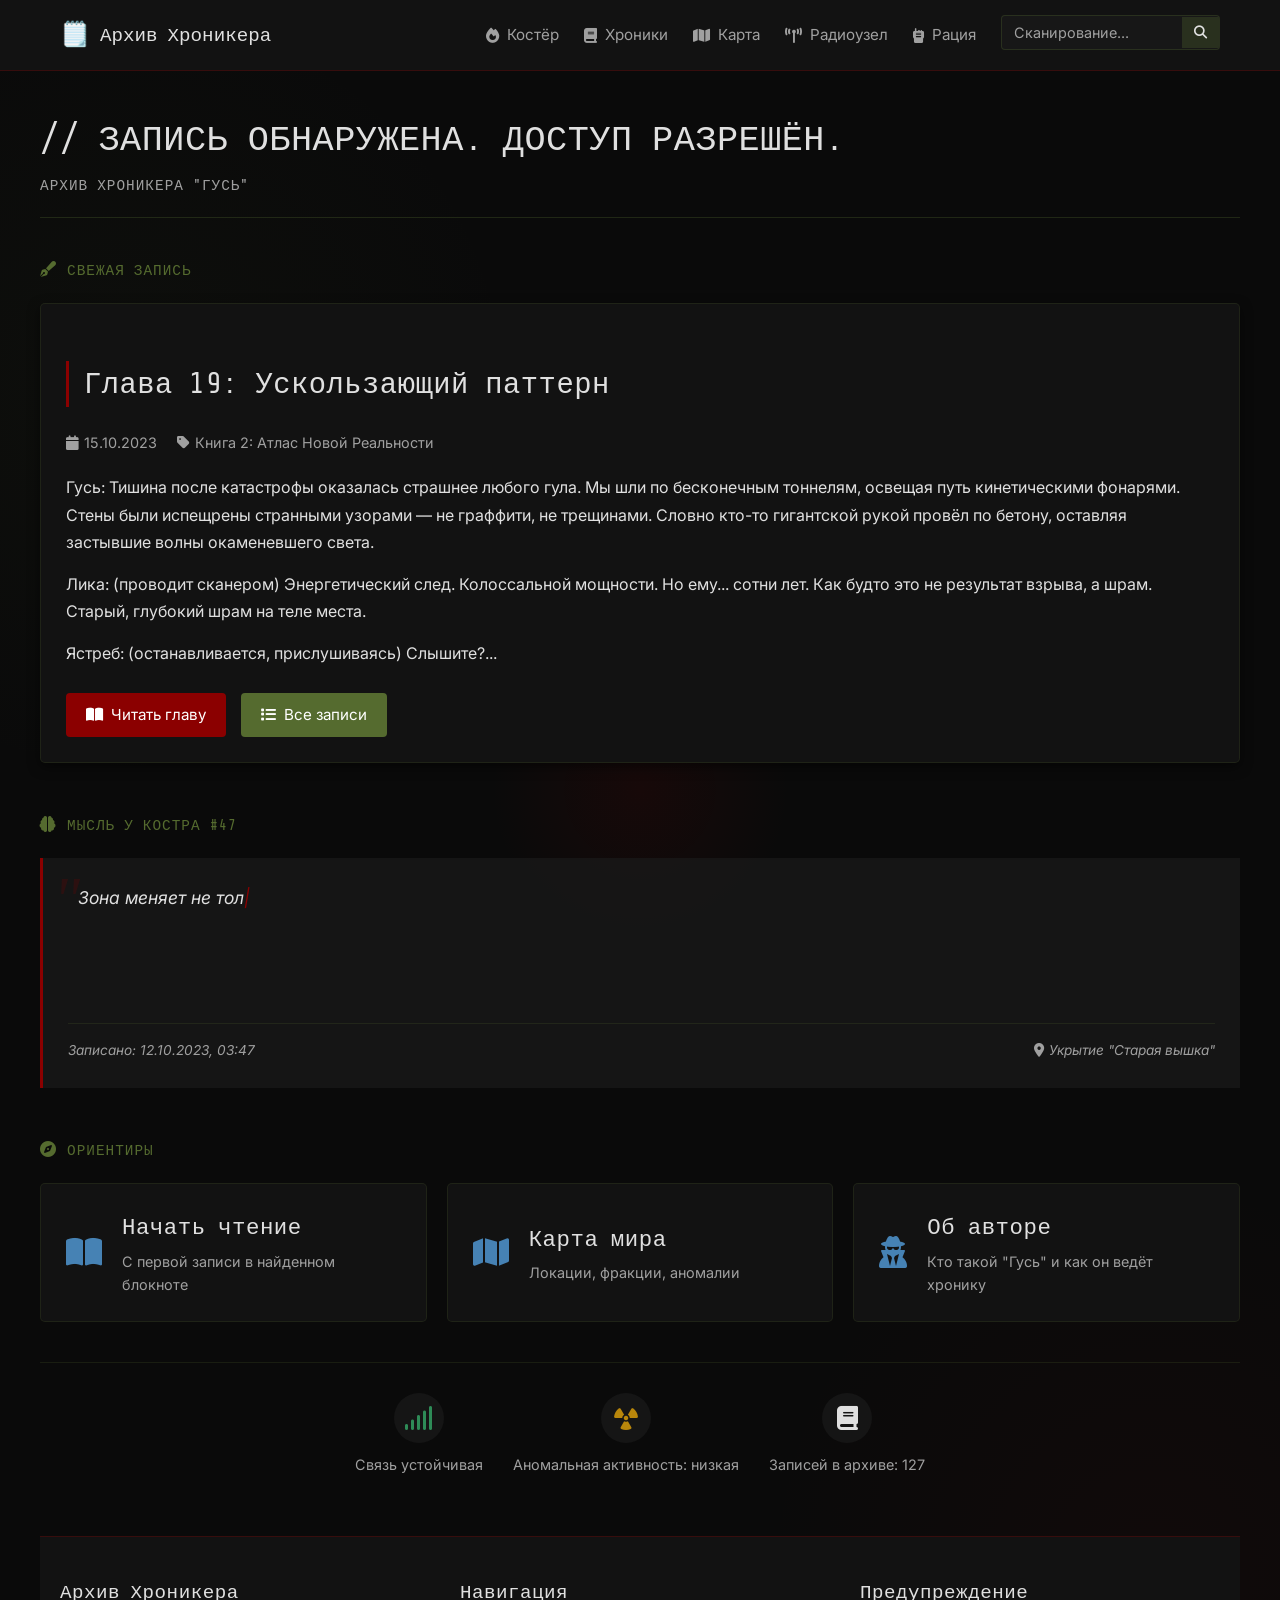
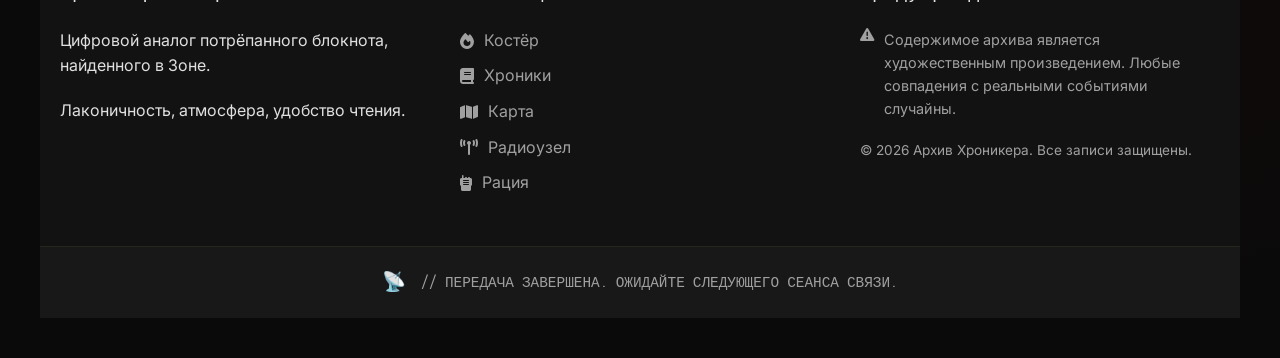
<file: index.html>
<!DOCTYPE html>
<html lang="ru">
<head>
    <meta charset="UTF-8">
    <meta name="viewport" content="width=device-width, initial-scale=1.0">
    <title>Архив Хроникера | Другая Реальность</title>
    <link rel="stylesheet" href="style.css">
    <link rel="preconnect" href="https://fonts.googleapis.com">
    <link rel="preconnect" href="https://fonts.gstatic.com" crossorigin>
    <link href="https://fonts.googleapis.com/css2?family=Share+Tech+Mono&family=Inter:wght@300;400;500;600;700&display=swap" rel="stylesheet">
    <link rel="stylesheet" href="https://cdnjs.cloudflare.com/ajax/libs/font-awesome/6.4.0/css/all.min.css">
    <link rel="icon" type="image/x-icon" href="data:image/svg+xml,<svg xmlns=%22http://www.w3.org/2000/svg%22 viewBox=%220 0 100 100%22><text y=%22.9em%22 font-size=%2290%22>🗒️</text></svg>">
</head>
<body>
    <!-- Навигация -->
    <nav class="main-nav">
        <div class="container nav-container">
            <div class="logo">
                <a href="index.html" class="logo-link">
                    <span class="logo-icon">🗒️</span>
                    <span class="logo-text">Архив Хроникера</span>
                </a>
            </div>
            
            <button class="mobile-menu-btn" id="mobileMenuBtn">
                <i class="fas fa-bars"></i>
            </button>
            
            <ul class="nav-menu" id="navMenu">
                <li><a href="index.html"><i class="fas fa-fire"></i> Костёр</a></li>
                <li><a href="books.html"><i class="fas fa-book"></i> Хроники</a></li>
                <li><a href="world.html"><i class="fas fa-map"></i> Карта</a></li>
                <li><a href="author.html"><i class="fas fa-broadcast-tower"></i> Радиоузел</a></li>
                <li><a href="blog.html"><i class="fas fa-walkie-talkie"></i> Рация</a></li>
                <li class="search-item">
                    <div class="search-box">
                        <input type="text" id="searchInput" placeholder="Сканирование...">
                        <button id="searchBtn"><i class="fas fa-search"></i></button>
                    </div>
                </li>
            </ul>
        </div>
    </nav>

    <!-- Основной контент -->
    <main class="container main-content">
        <!-- Главная страница - Костёр -->
        <section id="home" class="page active">
            <header class="page-header">
                <h1 class="typewriter-text">// ЗАПИСЬ ОБНАРУЖЕНА. ДОСТУП РАЗРЕШЁН.</h1>
                <div class="page-subtitle">АРХИВ ХРОНИКЕРА "ГУСЬ"</div>
            </header>
            
            <div class="campfire-container">
                <div class="campfire-glow"></div>
                <div class="campfire-content">
                    <div class="latest-chapter">
                        <div class="section-label">
                            <span class="label-icon"><i class="fas fa-pen-fancy"></i></span>
                            <span class="label-text">СВЕЖАЯ ЗАПИСЬ</span>
                        </div>
                        
                        <article class="chapter-card">
                            <div class="chapter-header">
                                <h2>Глава 19: Ускользающий паттерн</h2>
                                <div class="chapter-meta">
                                    <span class="meta-item"><i class="fas fa-calendar"></i> 15.10.2023</span>
                                    <span class="meta-item"><i class="fas fa-tag"></i> Книга 2: Атлас Новой Реальности</span>
                                </div>
                            </div>
                            
                            <div class="chapter-excerpt">
                                <p>Гусь: Тишина после катастрофы оказалась страшнее любого гула. Мы шли по бесконечным тоннелям, освещая путь кинетическими фонарями. Стены были испещрены странными узорами — не граффити, не трещинами. Словно кто-то гигантской рукой провёл по бетону, оставляя застывшие волны окаменевшего света.</p>
                                <p>Лика: (проводит сканером) Энергетический след. Колоссальной мощности. Но ему... сотни лет. Как будто это не результат взрыва, а шрам. Старый, глубокий шрам на теле места.</p>
                                <p>Ястреб: (останавливается, прислушиваясь) Слышите?...</p>
                            </div>
                            
                            <div class="chapter-actions">
                                <a href="#" class="btn btn-primary"><i class="fas fa-book-open"></i> Читать главу</a>
                                <a href="#" class="btn btn-secondary"><i class="fas fa-list"></i> Все записи</a>
                            </div>
                        </article>
                    </div>
                    
                    <div class="campfire-thought">
                        <div class="section-label">
                            <span class="label-icon"><i class="fas fa-brain"></i></span>
                            <span class="label-text">МЫСЛЬ У КОСТРА #47</span>
                        </div>
                        
                        <div class="thought-content">
                            <div class="thought-text" id="typewriter">
                                <span class="cursor">|</span>
                            </div>
                            <div class="thought-meta">
                                <span class="thought-date">Записано: 12.10.2023, 03:47</span>
                                <span class="thought-location"><i class="fas fa-map-marker-alt"></i> Укрытие "Старая вышка"</span>
                            </div>
                        </div>
                    </div>
                    
                    <div class="campfire-guides">
                        <div class="section-label">
                            <span class="label-icon"><i class="fas fa-compass"></i></span>
                            <span class="label-text">ОРИЕНТИРЫ</span>
                        </div>
                        
                        <div class="guide-buttons">
                            <a href="books.html" class="guide-btn">
                                <div class="guide-icon"><i class="fas fa-book-open"></i></div>
                                <div class="guide-text">
                                    <h3>Начать чтение</h3>
                                    <p>С первой записи в найденном блокноте</p>
                                </div>
                            </a>
                            
                            <a href="world.html" class="guide-btn">
                                <div class="guide-icon"><i class="fas fa-map"></i></div>
                                <div class="guide-text">
                                    <h3>Карта мира</h3>
                                    <p>Локации, фракции, аномалии</p>
                                </div>
                            </a>
                            
                            <a href="author.html" class="guide-btn">
                                <div class="guide-icon"><i class="fas fa-user-secret"></i></div>
                                <div class="guide-text">
                                    <h3>Об авторе</h3>
                                    <p>Кто такой "Гусь" и как он ведёт хронику</p>
                                </div>
                            </a>
                        </div>
                    </div>
                </div>
            </div>
            
            <div class="site-status">
                <div class="status-item">
                    <div class="status-icon active"><i class="fas fa-signal"></i></div>
                    <div class="status-text">Связь устойчивая</div>
                </div>
                <div class="status-item">
                    <div class="status-icon warning"><i class="fas fa-radiation"></i></div>
                    <div class="status-text">Аномальная активность: низкая</div>
                </div>
                <div class="status-item">
                    <div class="status-icon"><i class="fas fa-book"></i></div>
                    <div class="status-text">Записей в архиве: 127</div>
                </div>
            </div>
        </section>
        

    
    <!-- Футер -->
    <footer class="main-footer">
        <div class="container footer-container">
            <div class="footer-section">
                <h3>Архив Хроникера</h3>
                <p>Цифровой аналог потрёпанного блокнота, найденного в Зоне.</p>
                <p>Лаконичность, атмосфера, удобство чтения.</p>
            </div>
            
            <div class="footer-section">
                <h3>Навигация</h3>
                <ul class="footer-links">
                    <li><a href="index.html"><i class="fas fa-fire"></i> Костёр</a></li>
                    <li><a href="books.html"><i class="fas fa-book"></i> Хроники</a></li>
                    <li><a href="world.html"><i class="fas fa-map"></i> Карта</a></li>
                    <li><a href="author.html"><i class="fas fa-broadcast-tower"></i> Радиоузел</a></li>
                    <li><a href="blog.html"><i class="fas fa-walkie-talkie"></i> Рация</a></li>
                </ul>
            </div>
            
            <div class="footer-section">
                <h3>Предупреждение</h3>
                <p class="warning-text"><i class="fas fa-exclamation-triangle"></i> Содержимое архива является художественным произведением. Любые совпадения с реальными событиями случайны.</p>
                <p class="copyright">© 2026 Архив Хроникера. Все записи защищены.</p>
            </div>
        </div>
        
        <div class="footer-bottom">
            <div class="container">
                <div class="footer-signal">
                    <span class="signal-icon">📡</span>
                    <span class="signal-text">// ПЕРЕДАЧА ЗАВЕРШЕНА. ОЖИДАЙТЕ СЛЕДУЮЩЕГО СЕАНСА СВЯЗИ.</span>
                </div>
            </div>
        </div>
    </footer>

    <!-- Скрипты -->
    <script src="script.js"></script>
</body>
</html>
</file>
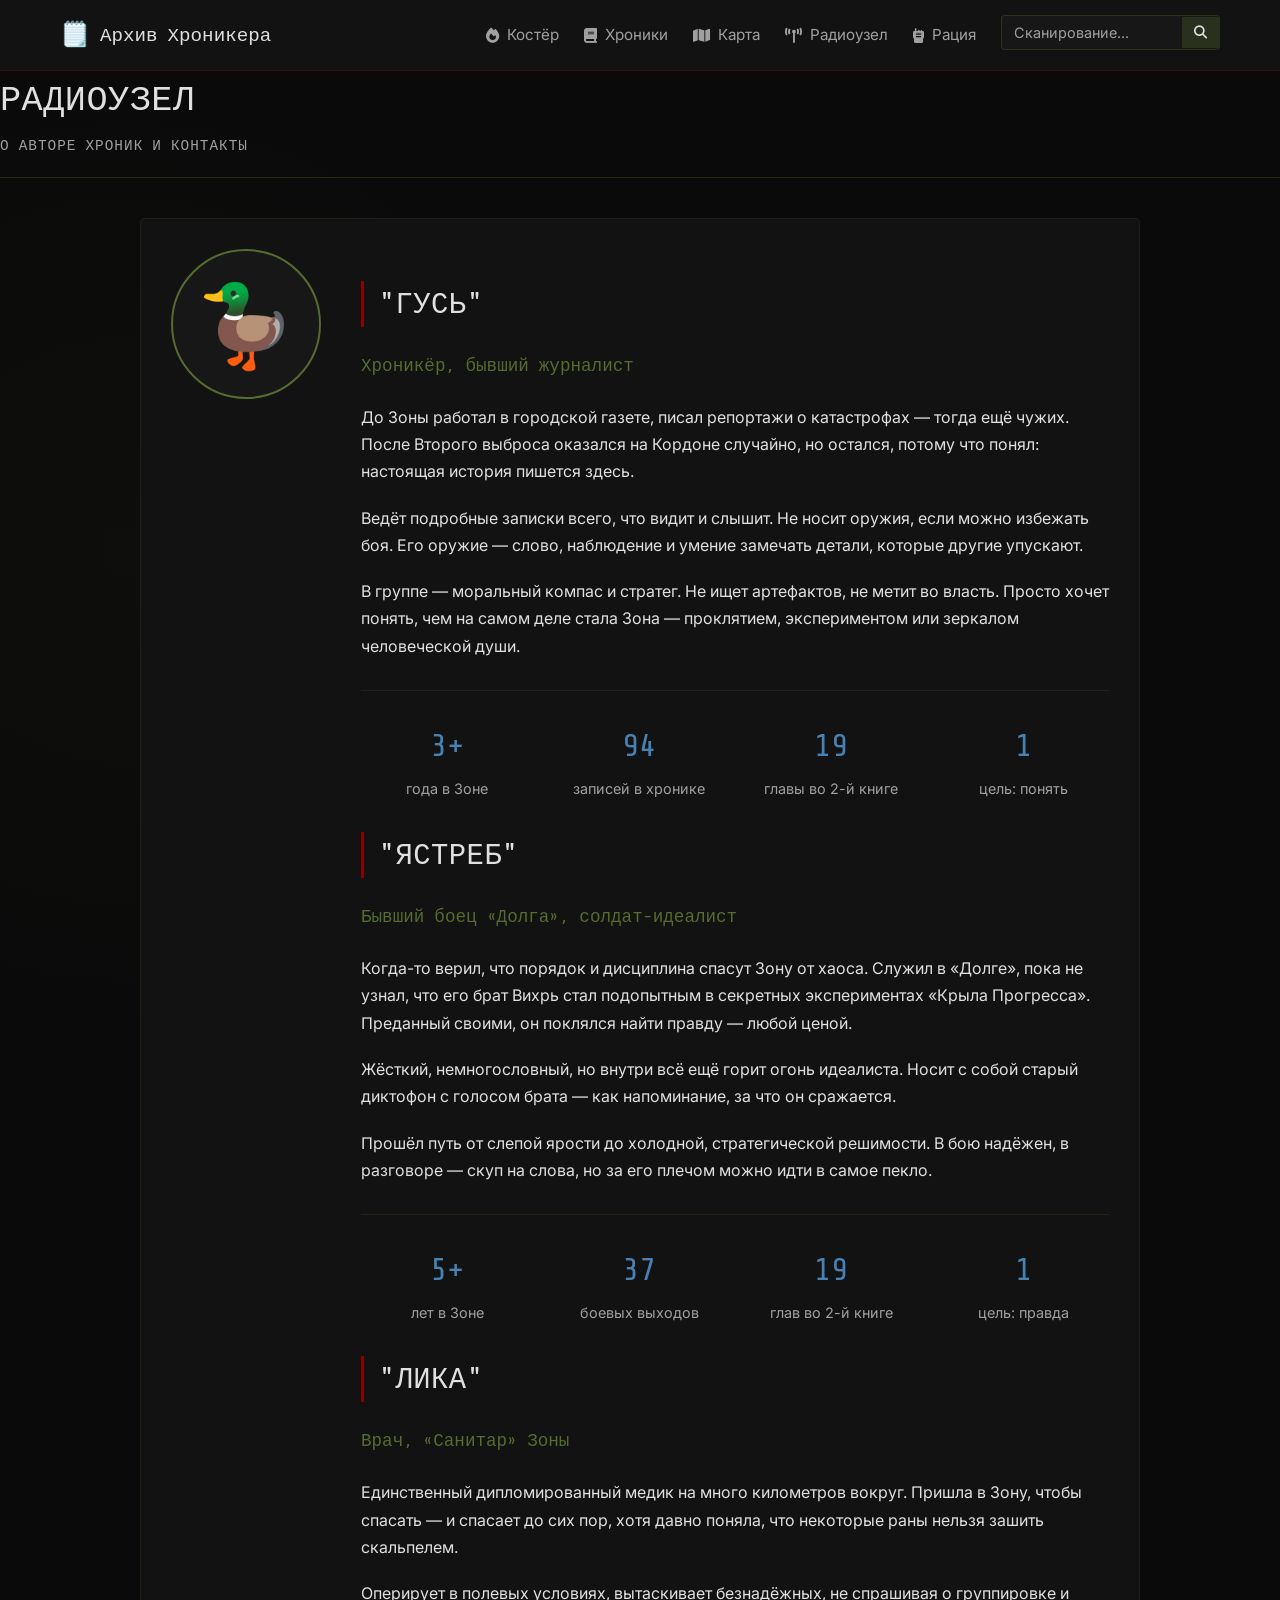
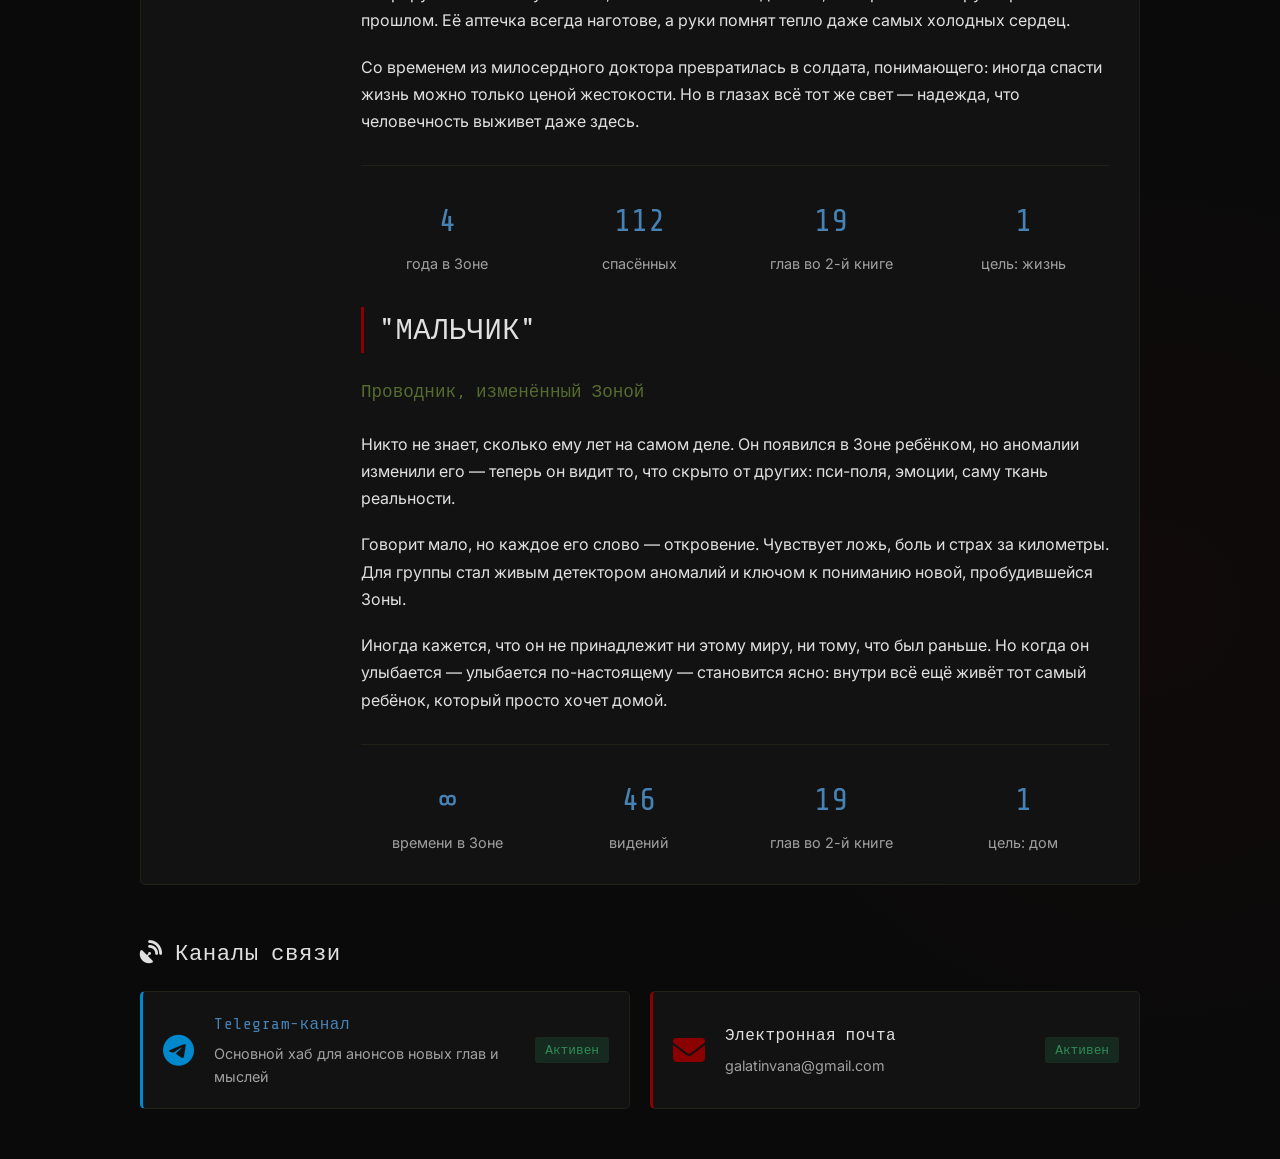
<file: author.html>
<!DOCTYPE html>
<html lang="ru">
<head>
    <meta charset="UTF-8">
    <meta name="viewport" content="width=device-width, initial-scale=1.0">
    <title>Архив Хроникера | Другая Реальность</title>
    <link rel="stylesheet" href="style.css">
    <link rel="preconnect" href="https://fonts.googleapis.com">
    <link rel="preconnect" href="https://fonts.gstatic.com" crossorigin>
    <link href="https://fonts.googleapis.com/css2?family=Share+Tech+Mono&family=Inter:wght@300;400;500;600;700&display=swap" rel="stylesheet">
    <link rel="stylesheet" href="https://cdnjs.cloudflare.com/ajax/libs/font-awesome/6.4.0/css/all.min.css">
    <link rel="icon" type="image/x-icon" href="data:image/svg+xml,<svg xmlns=%22http://www.w3.org/2000/svg%22 viewBox=%220 0 100 100%22><text y=%22.9em%22 font-size=%2290%22>🗒️</text></svg>">
</head>
<body>
    <!-- Навигация -->
    <nav class="main-nav">
        <div class="container nav-container">
            <div class="logo">
                <a href="index.html" class="logo-link">
                    <span class="logo-icon">🗒️</span>
                    <span class="logo-text">Архив Хроникера</span>
                </a>
            </div>
            
            <button class="mobile-menu-btn" id="mobileMenuBtn">
                <i class="fas fa-bars"></i>
            </button>
            
            <ul class="nav-menu" id="navMenu">
                <li><a href="index.html"><i class="fas fa-fire"></i> Костёр</a></li>
                <li><a href="books.html"><i class="fas fa-book"></i> Хроники</a></li>
                <li><a href="world.html"><i class="fas fa-map"></i> Карта</a></li>
                <li><a href="author.html"><i class="fas fa-broadcast-tower"></i> Радиоузел</a></li>
                <li><a href="blog.html"><i class="fas fa-walkie-talkie"></i> Рация</a></li>
                <li class="search-item">
                    <div class="search-box">
                        <input type="text" id="searchInput" placeholder="Сканирование...">
                        <button id="searchBtn"><i class="fas fa-search"></i></button>
                    </div>
                </li>
            </ul>
        </div>
    </nav>

            <!-- Страница автора - Радиоузел -->
            <header class="page-header">
                <h1>РАДИОУЗЕЛ</h1>
                <div class="page-subtitle">О АВТОРЕ ХРОНИК И КОНТАКТЫ</div>
            </header>
            
            <div class="author-container">
                <div class="author-profile">
                    <div class="author-avatar">
                        <div class="avatar-icon">🦆</div>
                    </div>
                    <div class="author-info">
                        <h2>"ГУСЬ"</h2>
                            <div class="author-tagline">Хроникёр, бывший журналист</div>

                            <div class="author-bio">
                                <p>До Зоны работал в городской газете, писал репортажи о катастрофах — тогда ещё чужих. После Второго выброса оказался на Кордоне случайно, но остался, потому что понял: настоящая история пишется здесь.</p>
                                <p>Ведёт подробные записки всего, что видит и слышит. Не носит оружия, если можно избежать боя. Его оружие — слово, наблюдение и умение замечать детали, которые другие упускают.</p>
                                <p>В группе — моральный компас и стратег. Не ищет артефактов, не метит во власть. Просто хочет понять, чем на самом деле стала Зона — проклятием, экспериментом или зеркалом человеческой души.</p>
                            </div>
                            <div class="author-stats">
                            <div class="stat">
                                <div class="stat-number">3+</div>
                                <div class="stat-label">года в Зоне</div>
                            </div>
                            <div class="stat">
                                <div class="stat-number">94</div>
                                <div class="stat-label">записей в хронике</div>
                            </div>
                            <div class="stat">
                                <div class="stat-number">19</div>
                                <div class="stat-label">главы во 2-й книге</div>
                            </div>
                            <div class="stat">
                                <div class="stat-number">1</div>
                                <div class="stat-label">цель: понять</div>
                            </div>
                        </div>

                            <h2>"ЯСТРЕБ"</h2>
                            <div class="author-tagline">Бывший боец «Долга», солдат-идеалист</div>

                            <div class="author-bio">
                                <p>Когда-то верил, что порядок и дисциплина спасут Зону от хаоса. Служил в «Долге», пока не узнал, что его брат Вихрь стал подопытным в секретных экспериментах «Крыла Прогресса». Преданный своими, он поклялся найти правду — любой ценой.</p>
                                <p>Жёсткий, немногословный, но внутри всё ещё горит огонь идеалиста. Носит с собой старый диктофон с голосом брата — как напоминание, за что он сражается.</p>
                                <p>Прошёл путь от слепой ярости до холодной, стратегической решимости. В бою надёжен, в разговоре — скуп на слова, но за его плечом можно идти в самое пекло.</p>
                            </div>
                    <div class="author-stats">
                        <div class="stat">
                            <div class="stat-number">5+</div>
                            <div class="stat-label">лет в Зоне</div>
                        </div>
                        <div class="stat">
                            <div class="stat-number">37</div>
                            <div class="stat-label">боевых выходов</div>
                        </div>
                        <div class="stat">
                            <div class="stat-number">19</div>
                            <div class="stat-label">глав во 2-й книге</div>
                        </div>
                        <div class="stat">
                            <div class="stat-number">1</div>
                            <div class="stat-label">цель: правда</div>
                        </div>
                    </div>
                            <h2>"ЛИКА"</h2>
                            <div class="author-tagline">Врач, «Санитар» Зоны</div>

                            <div class="author-bio">
                                <p>Единственный дипломированный медик на много километров вокруг. Пришла в Зону, чтобы спасать — и спасает до сих пор, хотя давно поняла, что некоторые раны нельзя зашить скальпелем.</p>
                                <p>Оперирует в полевых условиях, вытаскивает безнадёжных, не спрашивая о группировке и прошлом. Её аптечка всегда наготове, а руки помнят тепло даже самых холодных сердец.</p>
                                <p>Со временем из милосердного доктора превратилась в солдата, понимающего: иногда спасти жизнь можно только ценой жестокости. Но в глазах всё тот же свет — надежда, что человечность выживет даже здесь.</p>
                            </div>
                            <div class="author-stats">
                                <div class="stat">
                                    <div class="stat-number">4</div>
                                    <div class="stat-label">года в Зоне</div>
                                </div>
                                <div class="stat">
                                    <div class="stat-number">112</div>
                                    <div class="stat-label">спасённых</div>
                                </div>
                                <div class="stat">
                                    <div class="stat-number">19</div>
                                    <div class="stat-label">глав во 2-й книге</div>
                                </div>
                                <div class="stat">
                                    <div class="stat-number">1</div>
                                    <div class="stat-label">цель: жизнь</div>
                                </div>
                            </div>

                            <h2>"МАЛЬЧИК"</h2>
                            <div class="author-tagline" >Проводник, изменённый Зоной</div>

                            <div class="author-bio">
                                <p>Никто не знает, сколько ему лет на самом деле. Он появился в Зоне ребёнком, но аномалии изменили его — теперь он видит то, что скрыто от других: пси-поля, эмоции, саму ткань реальности.</p>
                                <p>Говорит мало, но каждое его слово — откровение. Чувствует ложь, боль и страх за километры. Для группы стал живым детектором аномалий и ключом к пониманию новой, пробудившейся Зоны.</p>
                                <p>Иногда кажется, что он не принадлежит ни этому миру, ни тому, что был раньше. Но когда он улыбается — улыбается по-настоящему — становится ясно: внутри всё ещё живёт тот самый ребёнок, который просто хочет домой.</p>
                            </div>
                            <div class="author-stats">
                                <div class="stat">
                                    <div class="stat-number">∞</div>
                                    <div class="stat-label">времени в Зоне</div>
                                </div>
                                <div class="stat">
                                    <div class="stat-number">46</div>
                                    <div class="stat-label">видений</div>
                                </div>
                                <div class="stat">
                                    <div class="stat-number">19</div>
                                    <div class="stat-label">глав во 2-й книге</div>
                                </div>
                                <div class="stat">
                                    <div class="stat-number">1</div>
                                    <div class="stat-label">цель: дом</div>
                                </div>
                            </div>
                    </div>
                </div>
                
                <div class="author-connections">
                    <h3><i class="fas fa-satellite-dish"></i> Каналы связи</h3>
                    
                    <div class="connections-grid">
                        <a href="https://t.me/gameboy96" class="connection-card telegram">
                            <div class="connection-icon"><i class="fab fa-telegram"></i></div>
                            <div class="connection-info">
                                <h4>Telegram-канал</h4>
                                <p>Основной хаб для анонсов новых глав и мыслей</p>
                            </div>
                            <div class="connection-status active">Активен</div>
                        </a>

                    <div class="connection-card email">
                        <div class="connection-icon"><i class="fas fa-envelope"></i></div>
                        <div class="connection-info">
                            <h4>Электронная почта</h4>
                            <p>galatinvana@gmail.com</p>
                        </div>
                        <div class="connection-status active">Активен</div>
                    </div>
                    </div>
                </div>
            </div>
</body>
</html>
</file>
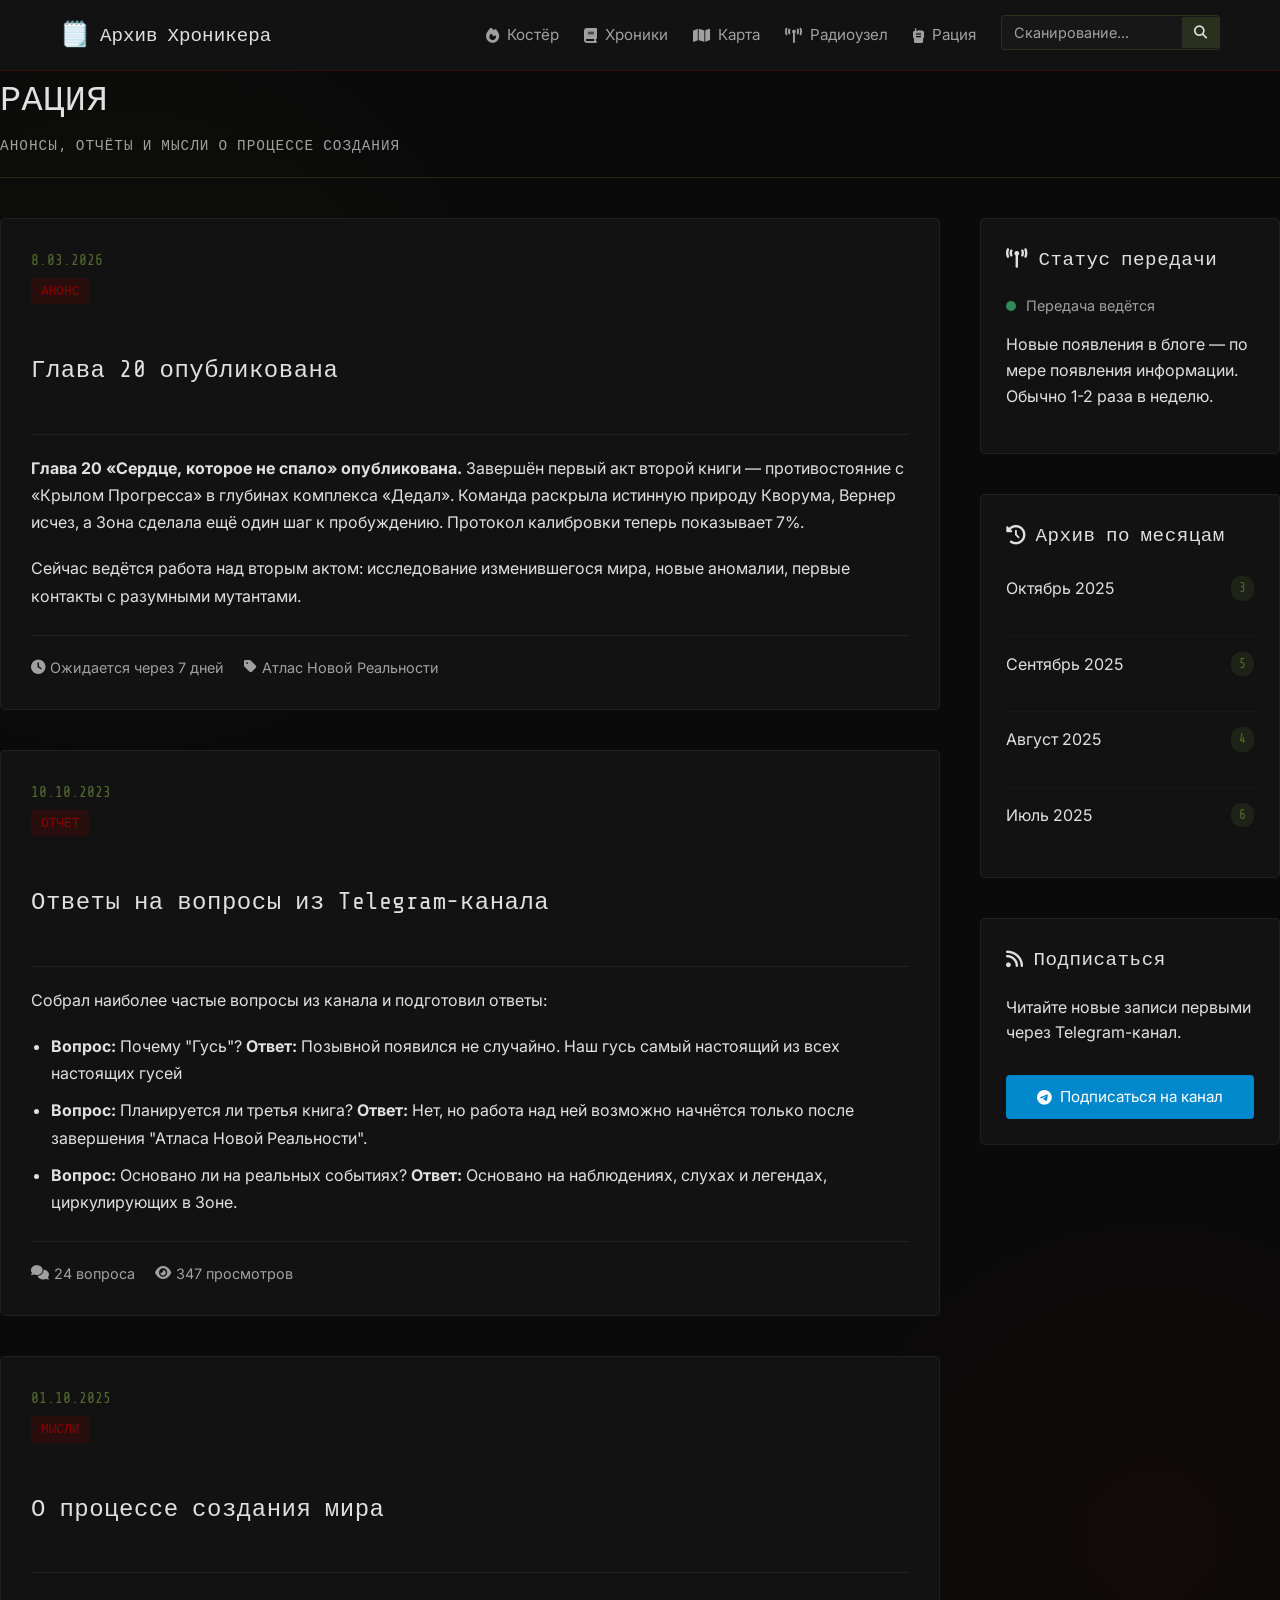
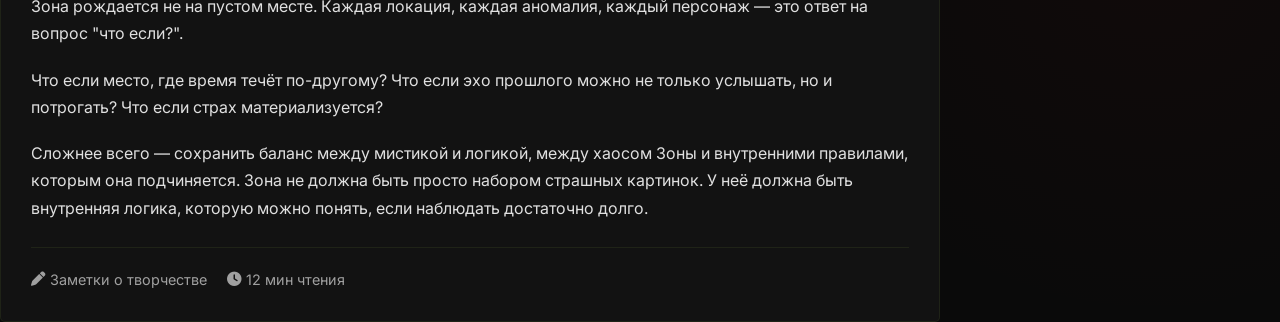
<file: blog.html>
<!DOCTYPE html>
<html lang="ru">
<head>
    <meta charset="UTF-8">
    <meta name="viewport" content="width=device-width, initial-scale=1.0">
    <title>Архив Хроникера | Другая Реальность</title>
    <link rel="stylesheet" href="style.css">
    <link rel="preconnect" href="https://fonts.googleapis.com">
    <link rel="preconnect" href="https://fonts.gstatic.com" crossorigin>
    <link href="https://fonts.googleapis.com/css2?family=Share+Tech+Mono&family=Inter:wght@300;400;500;600;700&display=swap" rel="stylesheet">
    <link rel="stylesheet" href="https://cdnjs.cloudflare.com/ajax/libs/font-awesome/6.4.0/css/all.min.css">
    <link rel="icon" type="image/x-icon" href="data:image/svg+xml,<svg xmlns=%22http://www.w3.org/2000/svg%22 viewBox=%220 0 100 100%22><text y=%22.9em%22 font-size=%2290%22>🗒️</text></svg>">
</head>
 <body>
    <!-- Навигация -->
    <nav class="main-nav">
        <div class="container nav-container">
            <div class="logo">
                <a href="index.html" class="logo-link">
                    <span class="logo-icon">🗒️</span>
                    <span class="logo-text">Архив Хроникера</span>
                </a>
            </div>
            
            <button class="mobile-menu-btn" id="mobileMenuBtn">
                <i class="fas fa-bars"></i>
            </button>
            
            <ul class="nav-menu" id="navMenu">
                <li><a href="index.html"><i class="fas fa-fire"></i> Костёр</a></li>
                <li><a href="books.html"><i class="fas fa-book"></i> Хроники</a></li>
                <li><a href="world.html"><i class="fas fa-map"></i> Карта</a></li>
                <li><a href="author.html"><i class="fas fa-broadcast-tower"></i> Радиоузел</a></li>
                <li><a href="blog.html"><i class="fas fa-walkie-talkie"></i> Рация</a></li>
                <li class="search-item">
                    <div class="search-box">
                        <input type="text" id="searchInput" placeholder="Сканирование...">
                        <button id="searchBtn"><i class="fas fa-search"></i></button>
                    </div>
                </li>
            </ul>
        </div>
    </nav>
            <!-- Страница блога - Рация -->
            <header class="page-header">
                <h1>РАЦИЯ</h1>
                <div class="page-subtitle">АНОНСЫ, ОТЧЁТЫ И МЫСЛИ О ПРОЦЕССЕ СОЗДАНИЯ</div>
            </header>
            
            <div class="blog-container">
                <div class="blog-posts">
                    <article class="blog-post">
                        <div class="post-header">
                            <div class="post-date">8.03.2026</div>
                            <div class="post-category">АНОНС</div>
                            <h2>Глава 20 опубликована</h2>
                        </div>
                        
                        <div class="post-excerpt">
                            <p><strong>Глава 20 «Сердце, которое не спало» опубликована.</strong> Завершён первый акт второй книги — противостояние с «Крылом Прогресса» в глубинах комплекса «Дедал». Команда раскрыла истинную природу Кворума, Вернер исчез, а Зона сделала ещё один шаг к пробуждению. Протокол калибровки теперь показывает 7%.</p> <p>Сейчас ведётся работа над вторым актом: исследование изменившегося мира, новые аномалии, первые контакты с разумными мутантами.</p>
                        </div>
                        
                        <div class="post-meta">
                            <span class="meta-item"><i class="fas fa-clock"></i> Ожидается через 7 дней</span>
                            <span class="meta-item"><i class="fas fa-tag"></i> Атлас Новой Реальности</span>
                        </div>
                    </article>
                    
                    <article class="blog-post">
                        <div class="post-header">
                            <div class="post-date">10.10.2023</div>
                            <div class="post-category">ОТЧЁТ</div>
                            <h2>Ответы на вопросы из Telegram-канала</h2>
                        </div>
                        
                        <div class="post-excerpt">
                            <p>Собрал наиболее частые вопросы из канала и подготовил ответы:</p>
                            <ul>
                                <li><strong>Вопрос:</strong> Почему "Гусь"? <strong>Ответ:</strong> Позывной появился не случайно. Наш гусь самый настоящий из всех настоящих гусей</li>
                                <li><strong>Вопрос:</strong> Планируется ли третья книга? <strong>Ответ:</strong> Нет, но работа над ней возможно начнётся только после завершения "Атласа Новой Реальности".</li>
                                <li><strong>Вопрос:</strong> Основано ли на реальных событиях? <strong>Ответ:</strong> Основано на наблюдениях, слухах и легендах, циркулирующих в Зоне.</li>
                            </ul>
                        </div>
                        
                        <div class="post-meta">
                            <span class="meta-item"><i class="fas fa-comments"></i> 24 вопроса</span>
                            <span class="meta-item"><i class="fas fa-eye"></i> 347 просмотров</span>
                        </div>
                    </article>
                    
                    <article class="blog-post">
                        <div class="post-header">
                            <div class="post-date">01.10.2025</div>
                            <div class="post-category">МЫСЛИ</div>
                            <h2>О процессе создания мира</h2>
                        </div>
                        
                        <div class="post-excerpt">
                            <p>Зона рождается не на пустом месте. Каждая локация, каждая аномалия, каждый персонаж — это ответ на вопрос "что если?".</p>
                            <p>Что если место, где время течёт по-другому? Что если эхо прошлого можно не только услышать, но и потрогать? Что если страх материализуется?</p>
                            <p>Сложнее всего — сохранить баланс между мистикой и логикой, между хаосом Зоны и внутренними правилами, которым она подчиняется. Зона не должна быть просто набором страшных картинок. У неё должна быть внутренняя логика, которую можно понять, если наблюдать достаточно долго.</p>
                        </div>
                        
                        <div class="post-meta">
                            <span class="meta-item"><i class="fas fa-pen"></i> Заметки о творчестве</span>
                            <span class="meta-item"><i class="fas fa-clock"></i> 12 мин чтения</span>
                        </div>
                    </article>
                </div>
                
                <div class="blog-sidebar">
                    <div class="sidebar-section">
                        <h3><i class="fas fa-broadcast-tower"></i> Статус передачи</h3>
                        <div class="transmission-status active">
                            <div class="status-indicator"></div>
                            <div class="status-text">Передача ведётся</div>
                        </div>
                        <p>Новые появления в блоге — по мере появления информации. Обычно 1-2 раза в неделю.</p>
                    </div>
                    
                    <div class="sidebar-section">
                        <h3><i class="fas fa-history"></i> Архив по месяцам</h3>
                        <ul class="archive-list">
                            <li><a href="#">Октябрь 2025 <span class="archive-count">3</span></a></li>
                            <li><a href="#">Сентябрь 2025 <span class="archive-count">5</span></a></li>
                            <li><a href="#">Август 2025 <span class="archive-count">4</span></a></li>
                            <li><a href="#">Июль 2025 <span class="archive-count">6</span></a></li>
                        </ul>
                    </div>
                    
                    <div class="sidebar-section">
                        <h3><i class="fas fa-rss"></i> Подписаться</h3>
                        <p>Читайте новые записи первыми через Telegram-канал.</p>
                        <a href="https://t.me/gameboy96" class="btn btn-telegram"><i class="fab fa-telegram"></i> Подписаться на канал</a>
                    </div>
                </div>
            </div>
    </main>
 </body>
 </html>
</file>
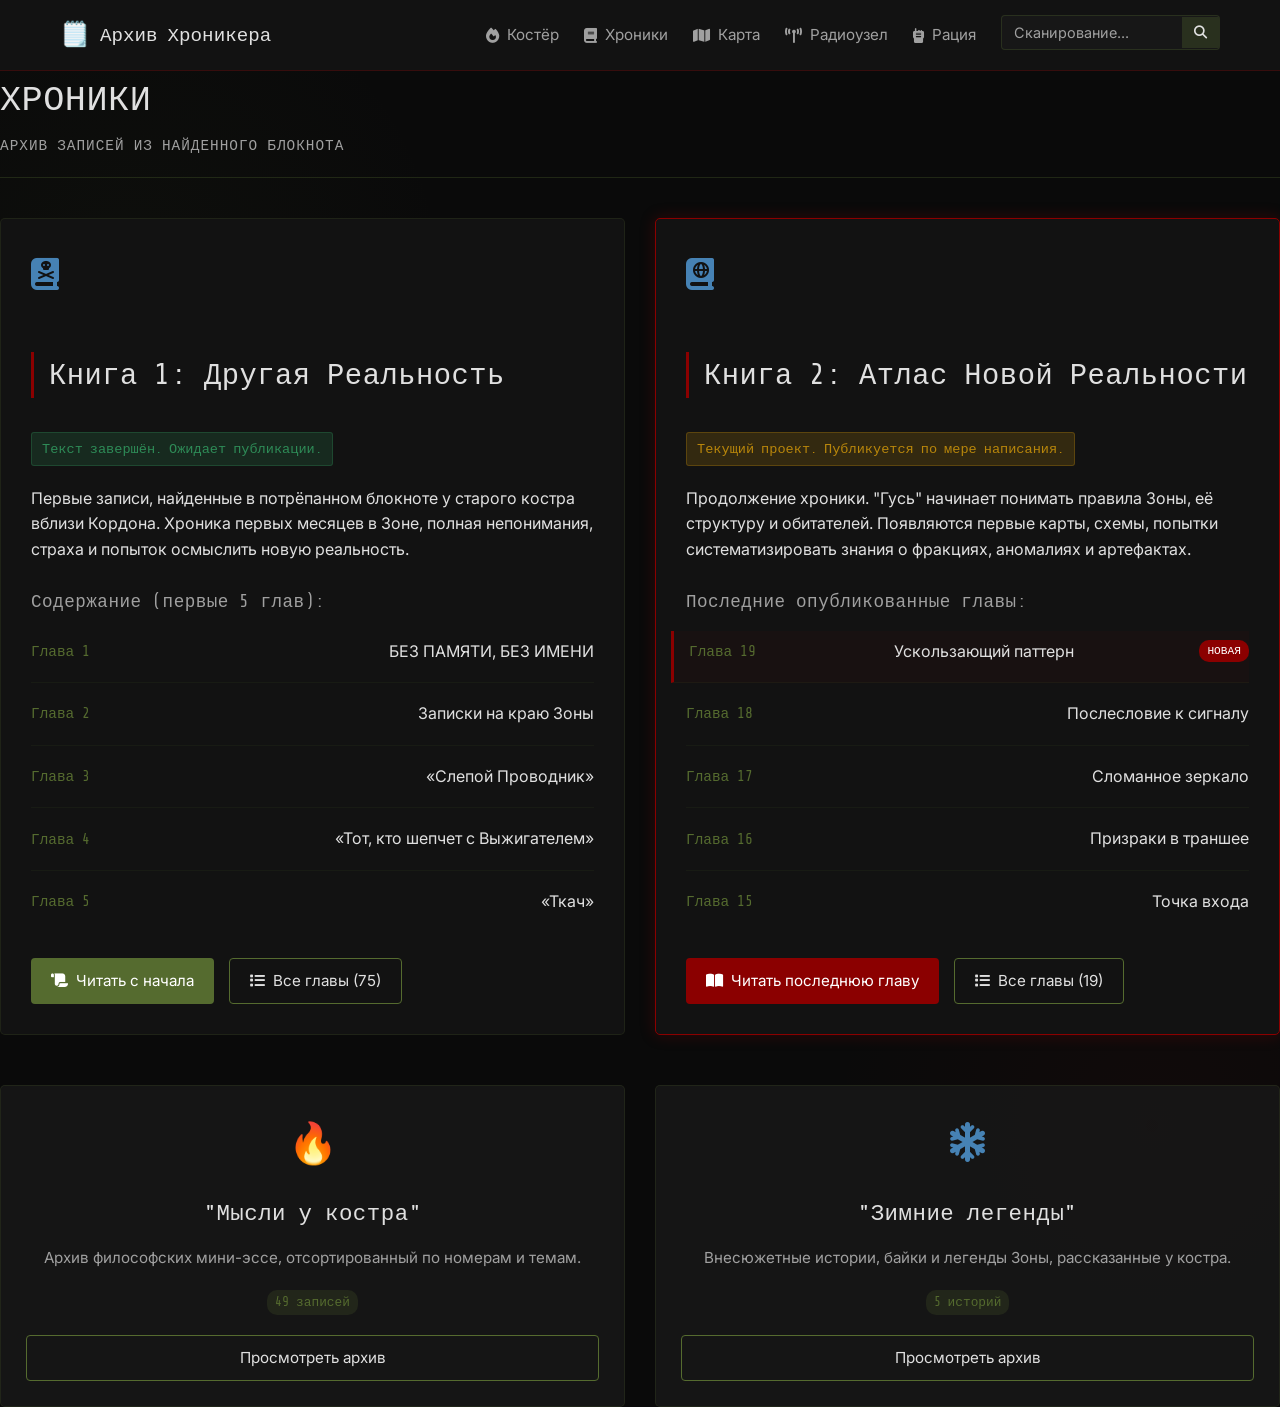
<file: books.html>
<!DOCTYPE html>
<html lang="ru">
<head>
    <meta charset="UTF-8">
    <meta name="viewport" content="width=device-width, initial-scale=1.0">
    <title>Архив Хроникера | Другая Реальность</title>
    <link rel="stylesheet" href="style.css">
    <link rel="preconnect" href="https://fonts.googleapis.com">
    <link rel="preconnect" href="https://fonts.gstatic.com" crossorigin>
    <link href="https://fonts.googleapis.com/css2?family=Share+Tech+Mono&family=Inter:wght@300;400;500;600;700&display=swap" rel="stylesheet">
    <link rel="stylesheet" href="https://cdnjs.cloudflare.com/ajax/libs/font-awesome/6.4.0/css/all.min.css">
    <link rel="icon" type="image/x-icon" href="data:image/svg+xml,<svg xmlns=%22http://www.w3.org/2000/svg%22 viewBox=%220 0 100 100%22><text y=%22.9em%22 font-size=%2290%22>🗒️</text></svg>">
</head>
<body>
    <!-- Навигация -->
    <nav class="main-nav">
        <div class="container nav-container">
            <div class="logo">
                <a href="index.html" class="logo-link">
                    <span class="logo-icon">🗒️</span>
                    <span class="logo-text">Архив Хроникера</span>
                </a>
            </div>
            
            <button class="mobile-menu-btn" id="mobileMenuBtn">
                <i class="fas fa-bars"></i>
            </button>
            
            <ul class="nav-menu" id="navMenu">
                <li><a href="index.html"><i class="fas fa-fire"></i> Костёр</a></li>
                <li><a href="books.html"><i class="fas fa-book"></i> Хроники</a></li>
                <li><a href="world.html"><i class="fas fa-map"></i> Карта</a></li>
                <li><a href="author.html"><i class="fas fa-broadcast-tower"></i> Радиоузел</a></li>
                <li><a href="blog.html"><i class="fas fa-walkie-talkie"></i> Рация</a></li>
                <li class="search-item">
                    <div class="search-box">
                        <input type="text" id="searchInput" placeholder="Сканирование...">
                        <button id="searchBtn"><i class="fas fa-search"></i></button>
                    </div>
                </li>
            </ul>
        </div>
    </nav>

            <!-- Страница книг - Хроники -->
            <header class="page-header">
                <h1>ХРОНИКИ</h1>
                <div class="page-subtitle">АРХИВ ЗАПИСЕЙ ИЗ НАЙДЕННОГО БЛОКНОТА</div>
            </header>
            
            <div class="books-container">
                <div class="book-card">
                    <div class="book-header">
                        <div class="book-icon"><i class="fas fa-book-dead"></i></div>
                        <h2>Книга 1: Другая Реальность</h2>
                        <div class="book-status completed">Текст завершён. Ожидает публикации.</div>
                    </div>
                    
                    <div class="book-description">
                        <p>Первые записи, найденные в потрёпанном блокноте у старого костра вблизи Кордона. Хроника первых месяцев в Зоне, полная непонимания, страха и попыток осмыслить новую реальность.</p>
                    </div>
                    
                    <div class="chapter-list">
                        <h3>Содержание (первые 5 глав):</h3>
                        <ul>
                            <li><a href="#"><span class="chapter-number">Глава 1</span> БЕЗ ПАМЯТИ, БЕЗ ИМЕНИ</a></li>
                            <li><a href="#"><span class="chapter-number">Глава 2</span> Записки на краю Зоны</a></li>
                            <li><a href="#"><span class="chapter-number">Глава 3</span> «Слепой Проводник»</a></li>
                            <li><a href="#"><span class="chapter-number">Глава 4</span> «Тот, кто шепчет с Выжигателем»</a></li>
                            <li><a href="#"><span class="chapter-number">Глава 5</span> «Ткач»</a></li>
                        </ul>
                    </div>
                    
                    <div class="book-actions">
                        <a href="#" class="btn btn-secondary"><i class="fas fa-scroll"></i> Читать с начала</a>
                        <a href="#" class="btn btn-outline"><i class="fas fa-list"></i> Все главы (75)</a>
                    </div>
                </div>
                
                <div class="book-card active-book">
                    <div class="book-header">
                        <div class="book-icon"><i class="fas fa-atlas"></i></div>
                        <h2>Книга 2: Атлас Новой Реальности</h2>
                        <div class="book-status in-progress">Текущий проект. Публикуется по мере написания.</div>
                    </div>
                    
                    <div class="book-description">
                        <p>Продолжение хроники. "Гусь" начинает понимать правила Зоны, её структуру и обитателей. Появляются первые карты, схемы, попытки систематизировать знания о фракциях, аномалиях и артефактах.</p>
                    </div>
                    
                    <div class="chapter-list">
                        <h3>Последние опубликованные главы:</h3>
                        <ul>
                            <li class="new-chapter"><a href="#"><span class="chapter-number">Глава 19</span> Ускользающий паттерн <span class="new-badge">НОВАЯ</span></a></li>
                            <li><a href="#"><span class="chapter-number">Глава 18</span> Послесловие к сигналу </a></li>
                            <li><a href="#"><span class="chapter-number">Глава 17</span> Сломанное зеркало</a></li>
                            <li><a href="#"><span class="chapter-number">Глава 16</span> Призраки в траншее</a></li>
                            <li><a href="#"><span class="chapter-number">Глава 15</span> Точка входа</a></li>
                        </ul>
                    </div>
                    
                    <div class="book-actions">
                        <a href="#" class="btn btn-primary"><i class="fas fa-book-open"></i> Читать последнюю главу</a>
                        <a href="#" class="btn btn-outline"><i class="fas fa-list"></i> Все главы (19)</a>
                    </div>
                </div>
            </div>
            
            <div class="archive-sections">
                <div class="archive-card">
                    <div class="archive-icon"><i class="fas fa-campfire"></i>🔥</div>
                    <h3>"Мысли у костра"</h3>
                    <p>Архив философских мини-эссе, отсортированный по номерам и темам.</p>
                    <div class="archive-count">49 записей</div>
                    <a href="#" class="btn btn-outline archive-btn">Просмотреть архив</a>
                </div>
                
                <div class="archive-card">
                    <div class="archive-icon"><i class="fas fa-snowflake"></i></div>
                    <h3>"Зимние легенды"</h3>
                    <p>Внесюжетные истории, байки и легенды Зоны, рассказанные у костра.</p>
                    <div class="archive-count">5 историй</div>
                    <a href="#" class="btn btn-outline archive-btn">Просмотреть архив</a>
                </div>
            </div>
        </section>
</body>
</html>
</file>
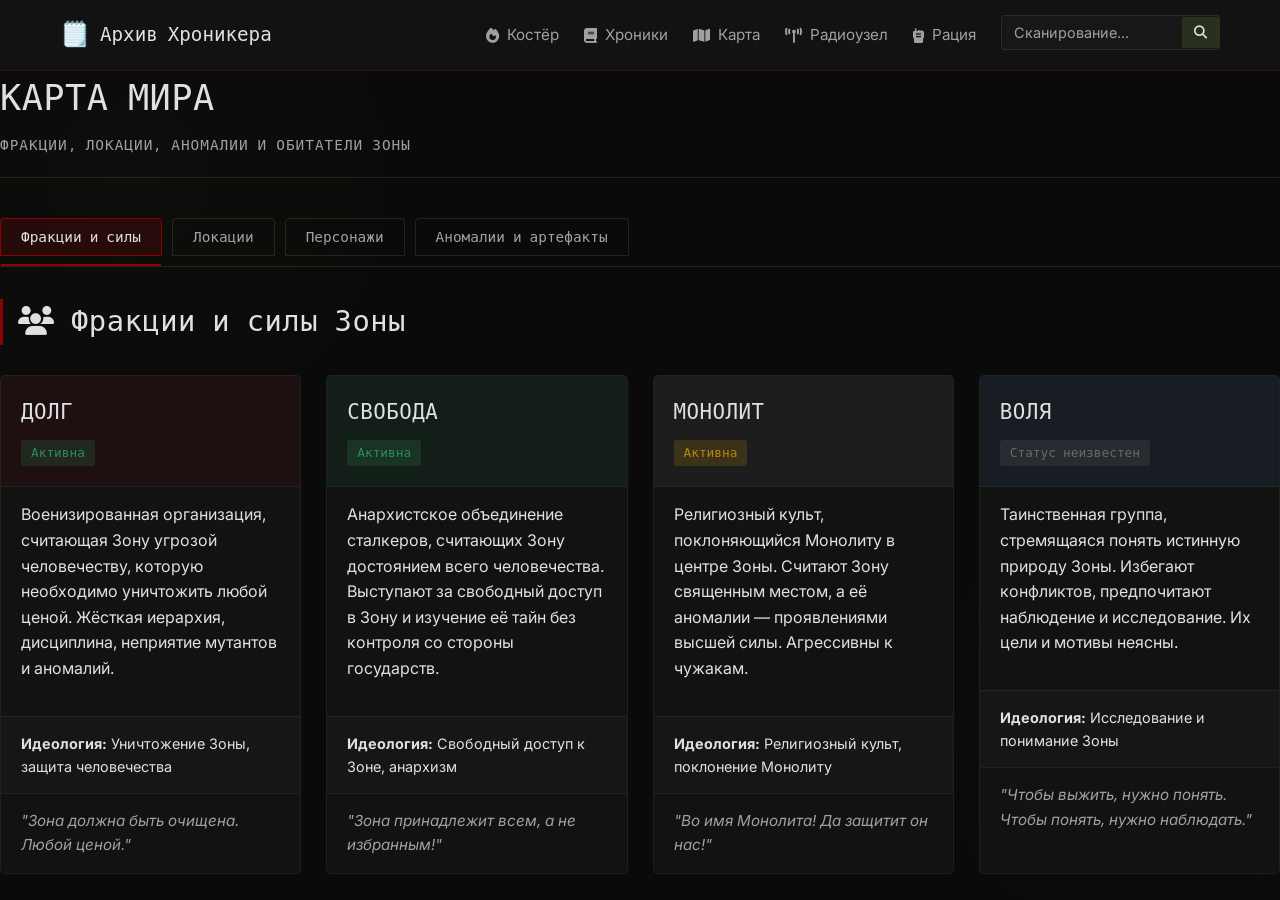
<file: world.html>
<!DOCTYPE html>
<html lang="ru">
<head>
    <meta charset="UTF-8">
    <meta name="viewport" content="width=device-width, initial-scale=1.0">
    <title>Архив Хроникера | Другая Реальность</title>
    <link rel="stylesheet" href="style.css">
    <link rel="preconnect" href="https://fonts.googleapis.com">
    <link rel="preconnect" href="https://fonts.gstatic.com" crossorigin>
    <link href="https://fonts.googleapis.com/css2?family=Share+Tech+Mono&family=Inter:wght@300;400;500;600;700&display=swap" rel="stylesheet">
    <link rel="stylesheet" href="https://cdnjs.cloudflare.com/ajax/libs/font-awesome/6.4.0/css/all.min.css">
    <link rel="icon" type="image/x-icon" href="data:image/svg+xml,<svg xmlns=%22http://www.w3.org/2000/svg%22 viewBox=%220 0 100 100%22><text y=%22.9em%22 font-size=%2290%22>🗒️</text></svg>">
</head>
<body>
    <!-- Навигация -->
    <nav class="main-nav">
        <div class="container nav-container">
            <div class="logo">
                <a href="index.html" class="logo-link">
                    <span class="logo-icon">🗒️</span>
                    <span class="logo-text">Архив Хроникера</span>
                </a>
            </div>
            
            <button class="mobile-menu-btn" id="mobileMenuBtn">
                <i class="fas fa-bars"></i>
            </button>
            
            <ul class="nav-menu" id="navMenu">
                <li><a href="index.html"><i class="fas fa-fire"></i> Костёр</a></li>
                <li><a href="books.html"><i class="fas fa-book"></i> Хроники</a></li>
                <li><a href="world.html"><i class="fas fa-map"></i> Карта</a></li>
                <li><a href="author.html"><i class="fas fa-broadcast-tower"></i> Радиоузел</a></li>
                <li><a href="blog.html"><i class="fas fa-walkie-talkie"></i> Рация</a></li>
                <li class="search-item">
                    <div class="search-box">
                        <input type="text" id="searchInput" placeholder="Сканирование...">
                        <button id="searchBtn"><i class="fas fa-search"></i></button>
                    </div>
                </li>
            </ul>
        </div>
    </nav>
    <!-- Страница мира - Карта -->
            <header class="page-header">
                <h1>КАРТА МИРА</h1>
                <div class="page-subtitle">ФРАКЦИИ, ЛОКАЦИИ, АНОМАЛИИ И ОБИТАТЕЛИ ЗОНЫ</div>
            </header>
            
            <div class="world-navigation">
                <div class="world-nav-tabs">
                    <button class="world-tab active" data-tab="factions">Фракции и силы</button>
                    <button class="world-tab" data-tab="locations">Локации</button>
                    <button class="world-tab" data-tab="characters">Персонажи</button>
                    <button class="world-tab" data-tab="anomalies">Аномалии и артефакты</button>
                </div>
            </div>
            
            <div class="world-content">
                <div class="world-tab-content active" id="factions-content">
                    <h2><i class="fas fa-users"></i> Фракции и силы Зоны</h2>
                    
                    <div class="factions-grid">
                        <div class="faction-card">
                            <div class="faction-header duty">
                                <h3>ДОЛГ</h3>
                                <div class="faction-status alive">Активна</div>
                            </div>
                            <div class="faction-description">
                                <p>Военизированная организация, считающая Зону угрозой человечеству, которую необходимо уничтожить любой ценой. Жёсткая иерархия, дисциплина, неприятие мутантов и аномалий.</p>
                            </div>
                            <div class="faction-ideology">
                                <strong>Идеология:</strong> Уничтожение Зоны, защита человечества
                            </div>
                            <div class="faction-quote">
                                "Зона должна быть очищена. Любой ценой."
                            </div>
                        </div>
                        
                        <div class="faction-card">
                            <div class="faction-header freedom">
                                <h3>СВОБОДА</h3>
                                <div class="faction-status alive">Активна</div>
                            </div>
                            <div class="faction-description">
                                <p>Анархистское объединение сталкеров, считающих Зону достоянием всего человечества. Выступают за свободный доступ в Зону и изучение её тайн без контроля со стороны государств.</p>
                            </div>
                            <div class="faction-ideology">
                                <strong>Идеология:</strong> Свободный доступ к Зоне, анархизм
                            </div>
                            <div class="faction-quote">
                                "Зона принадлежит всем, а не избранным!"
                            </div>
                        </div>
                        
                        <div class="faction-card">
                            <div class="faction-header monolith">
                                <h3>МОНОЛИТ</h3>
                                <div class="faction-status active">Активна</div>
                            </div>
                            <div class="faction-description">
                                <p>Религиозный культ, поклоняющийся Монолиту в центре Зоны. Считают Зону священным местом, а её аномалии — проявлениями высшей силы. Агрессивны к чужакам.</p>
                            </div>
                            <div class="faction-ideology">
                                <strong>Идеология:</strong> Религиозный культ, поклонение Монолиту
                            </div>
                            <div class="faction-quote">
                                "Во имя Монолита! Да защитит он нас!"
                            </div>
                        </div>
                        
                        <div class="faction-card">
                            <div class="faction-header will">
                                <h3>ВОЛЯ</h3>
                                <div class="faction-status unknown">Статус неизвестен</div>
                            </div>
                            <div class="faction-description">
                                <p>Таинственная группа, стремящаяся понять истинную природу Зоны. Избегают конфликтов, предпочитают наблюдение и исследование. Их цели и мотивы неясны.</p>
                            </div>
                            <div class="faction-ideology">
                                <strong>Идеология:</strong> Исследование и понимание Зоны
                            </div>
                            <div class="faction-quote">
                                "Чтобы выжить, нужно понять. Чтобы понять, нужно наблюдать."
                            </div>
                        </div>
                    </div>
                </div>
                
                <div class="world-tab-content" id="locations-content">
                    <h2><i class="fas fa-map-marked-alt"></i> Локации Зоны</h2>
                    
                    <div class="locations-grid">
                        <div class="location-card">
                            <div class="location-image crystal-forest"></div>
                            <div class="location-content">
                                <h3>Хрустальный лес</h3>
                                <div class="location-danger high">Высокая опасность</div>
                                <p>Аномальная зона, где деревья превратились в хрустальные структуры. Эхо прошлого здесь материально — можно услышать голоса, которых уже нет. Туман практически непроницаем.</p>
                                <div class="location-features">
                                    <span class="feature"><i class="fas fa-exclamation-triangle"></i> Акустические аномалии</span>
                                    <span class="feature"><i class="fas fa-eye-slash"></i> Плотный туман</span>
                                </div>
                            </div>
                        </div>
                        
                        <div class="location-card">
                            <div class="location-image bar-100"></div>
                            <div class="location-content">
                                <h3>Бар "100 Рентген"</h3>
                                <div class="location-danger low">Низкая опасность</div>
                                <p>Нейтральная территория, где сталкеры обмениваются информацией, артефактами и отдыхают. Владелец — Сидорович. Единственное правило: никакого насилия внутри.</p>
                                <div class="location-features">
                                    <span class="feature"><i class="fas fa-beer"></i> Нейтральная территория</span>
                                    <span class="feature"><i class="fas fa-comments"></i> Торговля и информация</span>
                                </div>
                            </div>
                        </div>
                        
                        <div class="location-card">
                            <div class="location-image jupiter"></div>
                            <div class="location-content">
                                <h3>Завод "Юпитер"</h3>
                                <div class="location-danger medium">Средняя опасность</div>
                                <p>Заброшенный промышленный комплекс. Полон технических аномалий, электромагнитных бурь и "техногенных призраков" — остаточных явлений прошлой деятельности.</p>
                                <div class="location-features">
                                    <span class="feature"><i class="fas fa-industry"></i> Техногенные аномалии</span>
                                    <span class="feature"><i class="fas fa-ghost"></i> Остаточные явления</span>
                                </div>
                            </div>
                        </div>
                    </div>
                </div>
            </div>
</body>
</html>
</file>
<file: style.css>
/* style.css */
:root {
    /* Цветовая палитра из концепции */
    --color-bg: #0a0a0a;
    --color-bg-secondary: #121212;
    --color-text: #e0e0e0;
    --color-text-secondary: #a0a0a0;
    --color-accent-rust: #8B0000;
    --color-accent-olive: #556B2F;
    --color-accent-steel: #4682B4;
    --color-accent-dark: #1a1a1a;
    --color-danger: #8B0000;
    --color-warning: #B8860B;
    --color-safe: #2E8B57;
    --color-unknown: #696969;
    
    /* Шрифты */
    --font-heading: 'Share Tech Mono', monospace;
    --font-body: 'Inter', sans-serif;
    
    /* Эффекты */
    --shadow: 0 4px 12px rgba(0, 0, 0, 0.5);
    --shadow-glow: 0 0 15px rgba(139, 0, 0, 0.3);
    --transition: all 0.3s ease;
}

/* Сброс и базовые стили */
* {
    margin: 0;
    padding: 0;
    box-sizing: border-box;
}

body {
    font-family: var(--font-body);
    background-color: var(--color-bg);
    color: var(--color-text);
    line-height: 1.6;
    background-image: 
        radial-gradient(circle at 10% 20%, rgba(85, 107, 47, 0.05) 0%, transparent 20%),
        radial-gradient(circle at 90% 80%, rgba(139, 0, 0, 0.05) 0%, transparent 20%);
    min-height: 100vh;
    overflow-x: hidden;
}

.container {
    width: 100%;
    max-width: 1200px;
    margin: 0 auto;
    padding: 0 20px;
}

/* Типография */
h1, h2, h3, h4, h5, h6 {
    font-family: var(--font-heading);
    font-weight: 400;
    letter-spacing: 0.5px;
    margin-bottom: 1rem;
}

h1 {
    font-size: 2.2rem;
    color: var(--color-text);
    text-transform: uppercase;
}

h2 {
    font-size: 1.8rem;
    border-left: 3px solid var(--color-accent-rust);
    padding-left: 15px;
    margin-top: 2rem;
    margin-bottom: 1.5rem;
}

h3 {
    font-size: 1.4rem;
    color: var(--color-text);
}

p {
    margin-bottom: 1.2rem;
}

a {
    color: var(--color-accent-steel);
    text-decoration: none;
    transition: var(--transition);
}

a:hover {
    color: var(--color-text);
    text-shadow: 0 0 5px rgba(70, 130, 180, 0.5);
}

/* Навигация */
.main-nav {
    background-color: var(--color-bg-secondary);
    border-bottom: 1px solid rgba(139, 0, 0, 0.3);
    padding: 15px 0;
    position: sticky;
    top: 0;
    z-index: 100;
    backdrop-filter: blur(5px);
}

.nav-container {
    display: flex;
    justify-content: space-between;
    align-items: center;
}

.logo-link {
    display: flex;
    align-items: center;
    gap: 10px;
    font-family: var(--font-heading);
    font-size: 1.2rem;
    color: var(--color-text);
}

.logo-icon {
    font-size: 1.5rem;
}

.logo-text {
    font-weight: 500;
}

.nav-menu {
    display: flex;
    list-style: none;
    gap: 25px;
}

.nav-menu a {
    color: var(--color-text-secondary);
    display: flex;
    align-items: center;
    gap: 8px;
    font-size: 0.95rem;
    padding: 8px 0;
    position: relative;
}

.nav-menu a:hover {
    color: var(--color-text);
}

.nav-menu a::after {
    content: '';
    position: absolute;
    bottom: 0;
    left: 0;
    width: 0;
    height: 2px;
    background-color: var(--color-accent-rust);
    transition: var(--transition);
}

.nav-menu a:hover::after {
    width: 100%;
}

.search-box {
    display: flex;
    align-items: center;
    background-color: rgba(26, 26, 26, 0.8);
    border: 1px solid rgba(85, 107, 47, 0.3);
    border-radius: 4px;
    overflow: hidden;
}

.search-box input {
    background: transparent;
    border: none;
    color: var(--color-text);
    padding: 8px 12px;
    width: 180px;
    font-family: var(--font-body);
    font-size: 0.9rem;
}

.search-box input::placeholder {
    color: var(--color-text-secondary);
}

.search-box button {
    background-color: rgba(85, 107, 47, 0.3);
    border: none;
    color: var(--color-text);
    padding: 8px 12px;
    cursor: pointer;
    transition: var(--transition);
}

.search-box button:hover {
    background-color: rgba(85, 107, 47, 0.5);
}

.mobile-menu-btn {
    display: none;
    background: none;
    border: none;
    color: var(--color-text);
    font-size: 1.5rem;
    cursor: pointer;
}

/* Основной контент */
.main-content {
    padding: 40px 0;
    min-height: calc(100vh - 200px);
}

.page {
    display: none;
}

.page.active {
    display: block;
    animation: fadeIn 0.5s ease;
}

@keyframes fadeIn {
    from { opacity: 0; }
    to { opacity: 1; }
}

.page-header {
    margin-bottom: 40px;
    padding-bottom: 20px;
    border-bottom: 1px solid rgba(85, 107, 47, 0.3);
}

.page-subtitle {
    font-family: var(--font-heading);
    color: var(--color-text-secondary);
    font-size: 0.9rem;
    letter-spacing: 1px;
    margin-top: -10px;
}

/* Стили для главной страницы */
.campfire-container {
    position: relative;
    margin-bottom: 40px;
}

.campfire-glow {
    position: absolute;
    top: 50%;
    left: 50%;
    transform: translate(-50%, -50%);
    width: 300px;
    height: 300px;
    background: radial-gradient(circle, rgba(139, 0, 0, 0.1) 0%, transparent 70%);
    z-index: -1;
}

.section-label {
    display: flex;
    align-items: center;
    gap: 10px;
    margin-bottom: 20px;
    font-family: var(--font-heading);
    font-size: 0.9rem;
    color: var(--color-accent-olive);
    text-transform: uppercase;
    letter-spacing: 1px;
}

.label-icon {
    font-size: 1rem;
}

.latest-chapter {
    margin-bottom: 50px;
}

.chapter-card {
    background-color: var(--color-bg-secondary);
    border: 1px solid rgba(85, 107, 47, 0.2);
    border-radius: 5px;
    padding: 25px;
    box-shadow: var(--shadow);
    transition: var(--transition);
}

.chapter-card:hover {
    border-color: rgba(139, 0, 0, 0.3);
    box-shadow: var(--shadow-glow);
}

.chapter-header {
    margin-bottom: 20px;
}

.chapter-meta {
    display: flex;
    gap: 20px;
    margin-top: 10px;
    font-size: 0.9rem;
    color: var(--color-text-secondary);
}

.meta-item {
    display: flex;
    align-items: center;
    gap: 5px;
}

.chapter-excerpt {
    margin-bottom: 25px;
    line-height: 1.7;
}

.chapter-excerpt p {
    margin-bottom: 15px;
}

.chapter-actions {
    display: flex;
    gap: 15px;
}

.campfire-thought {
    margin-bottom: 50px;
}

.thought-content {
    background-color: rgba(26, 26, 26, 0.7);
    border-left: 3px solid var(--color-accent-rust);
    padding: 25px;
    font-style: italic;
    line-height: 1.7;
    position: relative;
    overflow: hidden;
}

.thought-content::before {
    content: '"';
    position: absolute;
    top: 10px;
    left: 10px;
    font-size: 4rem;
    color: rgba(139, 0, 0, 0.2);
    font-family: serif;
    line-height: 1;
}

.thought-text {
    min-height: 120px;
    font-size: 1.1rem;
    position: relative;
    padding-left: 10px;
}

.cursor {
    animation: blink 1s infinite;
    color: var(--color-accent-rust);
}

@keyframes blink {
    0%, 50% { opacity: 1; }
    51%, 100% { opacity: 0; }
}

.thought-meta {
    display: flex;
    justify-content: space-between;
    margin-top: 20px;
    font-size: 0.85rem;
    color: var(--color-text-secondary);
    border-top: 1px solid rgba(85, 107, 47, 0.2);
    padding-top: 15px;
}

.thought-location {
    display: flex;
    align-items: center;
    gap: 5px;
}

.campfire-guides {
    margin-bottom: 40px;
}

.guide-buttons {
    display: grid;
    grid-template-columns: repeat(auto-fit, minmax(300px, 1fr));
    gap: 20px;
}

.guide-btn {
    display: flex;
    align-items: center;
    gap: 20px;
    background-color: var(--color-bg-secondary);
    border: 1px solid rgba(85, 107, 47, 0.2);
    border-radius: 5px;
    padding: 25px;
    transition: var(--transition);
}

.guide-btn:hover {
    border-color: var(--color-accent-steel);
    transform: translateY(-5px);
    box-shadow: var(--shadow);
}

.guide-icon {
    font-size: 2rem;
    color: var(--color-accent-steel);
}

.guide-text h3 {
    margin-bottom: 5px;
}

.guide-text p {
    font-size: 0.9rem;
    color: var(--color-text-secondary);
    margin-bottom: 0;
}

.site-status {
    display: flex;
    justify-content: center;
    gap: 30px;
    flex-wrap: wrap;
    margin-top: 40px;
    padding-top: 30px;
    border-top: 1px solid rgba(85, 107, 47, 0.2);
}

.status-item {
    display: flex;
    flex-direction: column;
    align-items: center;
    gap: 10px;
}

.status-icon {
    width: 50px;
    height: 50px;
    display: flex;
    align-items: center;
    justify-content: center;
    background-color: rgba(26, 26, 26, 0.7);
    border-radius: 50%;
    font-size: 1.5rem;
}

.status-icon.active {
    color: var(--color-safe);
}

.status-icon.warning {
    color: var(--color-warning);
}

.status-text {
    font-size: 0.9rem;
    color: var(--color-text-secondary);
    text-align: center;
}

/* Кнопки */
.btn {
    display: inline-flex;
    align-items: center;
    justify-content: center;
    gap: 8px;
    padding: 10px 20px;
    font-family: var(--font-body);
    font-size: 0.95rem;
    border: none;
    border-radius: 4px;
    cursor: pointer;
    transition: var(--transition);
    text-align: center;
}

.btn-primary {
    background-color: var(--color-accent-rust);
    color: white;
}

.btn-primary:hover {
    background-color: #a00;
    box-shadow: var(--shadow-glow);
}

.btn-secondary {
    background-color: var(--color-accent-olive);
    color: white;
}

.btn-secondary:hover {
    background-color: #6b8e23;
}

.btn-outline {
    background-color: transparent;
    border: 1px solid var(--color-accent-olive);
    color: var(--color-text);
}

.btn-outline:hover {
    background-color: rgba(85, 107, 47, 0.1);
    border-color: var(--color-accent-steel);
}

.btn-telegram {
    background-color: #0088cc;
    color: white;
    width: 100%;
    margin-top: 10px;
}

.btn-telegram:hover {
    background-color: #0077b5;
}

/* Страница книг */
.books-container {
    display: grid;
    grid-template-columns: repeat(auto-fit, minmax(500px, 1fr));
    gap: 30px;
    margin-bottom: 50px;
}

@media (max-width: 1100px) {
    .books-container {
        grid-template-columns: 1fr;
    }
}

.book-card {
    background-color: var(--color-bg-secondary);
    border: 1px solid rgba(85, 107, 47, 0.2);
    border-radius: 5px;
    padding: 30px;
    transition: var(--transition);
}

.book-card:hover {
    border-color: rgba(139, 0, 0, 0.3);
}

.book-card.active-book {
    border-color: var(--color-accent-rust);
    box-shadow: var(--shadow-glow);
}

.book-header {
    display: flex;
    flex-direction: column;
    align-items: flex-start;
    gap: 10px;
    margin-bottom: 20px;
}

.book-icon {
    font-size: 2rem;
    margin-bottom: 10px;
    color: var(--color-accent-steel);
}

.book-status {
    font-family: var(--font-heading);
    font-size: 0.85rem;
    padding: 5px 10px;
    border-radius: 3px;
    display: inline-block;
}

.book-status.completed {
    background-color: rgba(46, 139, 87, 0.2);
    color: var(--color-safe);
    border: 1px solid rgba(46, 139, 87, 0.3);
}

.book-status.in-progress {
    background-color: rgba(184, 134, 11, 0.2);
    color: var(--color-warning);
    border: 1px solid rgba(184, 134, 11, 0.3);
}

.chapter-list {
    margin: 25px 0;
}

.chapter-list h3 {
    font-size: 1.1rem;
    margin-bottom: 15px;
    color: var(--color-text-secondary);
}

.chapter-list ul {
    list-style: none;
}

.chapter-list li {
    margin-bottom: 10px;
    border-bottom: 1px solid rgba(85, 107, 47, 0.1);
    padding-bottom: 10px;
}

.chapter-list li:last-child {
    border-bottom: none;
}

.chapter-list a {
    display: flex;
    justify-content: space-between;
    align-items: center;
    color: var(--color-text);
    padding: 8px 0;
}

.chapter-list a:hover {
    color: var(--color-accent-steel);
}

.chapter-number {
    font-family: var(--font-heading);
    color: var(--color-accent-olive);
    font-size: 0.9rem;
    width: 80px;
}

.new-chapter {
    background-color: rgba(139, 0, 0, 0.05);
    border-left: 3px solid var(--color-accent-rust);
    padding-left: 15px;
    margin-left: -15px;
}

.new-badge {
    background-color: var(--color-accent-rust);
    color: white;
    font-size: 0.7rem;
    padding: 2px 8px;
    border-radius: 10px;
    font-family: var(--font-heading);
}

.book-actions {
    display: flex;
    gap: 15px;
    margin-top: 25px;
}

.archive-sections {
    display: grid;
    grid-template-columns: repeat(auto-fit, minmax(300px, 1fr));
    gap: 30px;
    margin-top: 40px;
}

.archive-card {
    background-color: rgba(26, 26, 26, 0.7);
    border: 1px solid rgba(85, 107, 47, 0.2);
    border-radius: 5px;
    padding: 25px;
    display: flex;
    flex-direction: column;
    align-items: center;
    text-align: center;
    transition: var(--transition);
}

.archive-card:hover {
    border-color: var(--color-accent-steel);
    transform: translateY(-5px);
}

.archive-icon {
    font-size: 2.5rem;
    margin-bottom: 20px;
    color: var(--color-accent-steel);
}

.archive-card h3 {
    margin-bottom: 15px;
}

.archive-card p {
    color: var(--color-text-secondary);
    margin-bottom: 20px;
    font-size: 0.95rem;
}

.archive-count {
    font-family: var(--font-heading);
    color: var(--color-accent-olive);
    margin-bottom: 20px;
    font-size: 1.2rem;
}

.archive-btn {
    width: 100%;
}

/* Страница мира */
.world-navigation {
    margin-bottom: 30px;
}

.world-nav-tabs {
    display: flex;
    flex-wrap: wrap;
    gap: 10px;
    border-bottom: 1px solid rgba(85, 107, 47, 0.3);
    padding-bottom: 10px;
}

.world-tab {
    background-color: transparent;
    border: 1px solid rgba(85, 107, 47, 0.3);
    color: var(--color-text-secondary);
    padding: 10px 20px;
    font-family: var(--font-heading);
    font-size: 0.9rem;
    cursor: pointer;
    transition: var(--transition);
    border-radius: 4px 4px 0 0;
}

.world-tab:hover {
    background-color: rgba(85, 107, 47, 0.1);
    color: var(--color-text);
}

.world-tab.active {
    background-color: rgba(139, 0, 0, 0.2);
    border-color: var(--color-accent-rust);
    color: var(--color-text);
    position: relative;
}

.world-tab.active::after {
    content: '';
    position: absolute;
    bottom: -11px;
    left: 0;
    width: 100%;
    height: 2px;
    background-color: var(--color-accent-rust);
}

.world-tab-content {
    display: none;
    animation: fadeIn 0.5s ease;
}

.world-tab-content.active {
    display: block;
}

.factions-grid {
    display: grid;
    grid-template-columns: repeat(auto-fit, minmax(280px, 1fr));
    gap: 25px;
    margin-top: 30px;
}

.faction-card {
    background-color: var(--color-bg-secondary);
    border: 1px solid rgba(85, 107, 47, 0.2);
    border-radius: 5px;
    overflow: hidden;
    transition: var(--transition);
}

.faction-card:hover {
    transform: translateY(-5px);
    box-shadow: var(--shadow);
}

.faction-header {
    padding: 20px;
    border-bottom: 1px solid rgba(85, 107, 47, 0.2);
}

.faction-header.duty {
    background-color: rgba(139, 0, 0, 0.1);
}

.faction-header.freedom {
    background-color: rgba(46, 139, 87, 0.1);
}

.faction-header.monolith {
    background-color: rgba(128, 128, 128, 0.1);
}

.faction-header.will {
    background-color: rgba(70, 130, 180, 0.1);
}

.faction-header h3 {
    margin-bottom: 10px;
    font-size: 1.3rem;
}

.faction-status {
    font-family: var(--font-heading);
    font-size: 0.8rem;
    display: inline-block;
    padding: 3px 10px;
    border-radius: 3px;
}

.faction-status.alive {
    background-color: rgba(46, 139, 87, 0.2);
    color: var(--color-safe);
}

.faction-status.active {
    background-color: rgba(184, 134, 11, 0.2);
    color: var(--color-warning);
}

.faction-status.unknown {
    background-color: rgba(105, 105, 105, 0.2);
    color: var(--color-unknown);
}

.faction-description, .faction-ideology, .faction-quote {
    padding: 15px 20px;
}

.faction-ideology {
    background-color: rgba(26, 26, 26, 0.5);
    border-top: 1px solid rgba(85, 107, 47, 0.2);
    font-size: 0.9rem;
}

.faction-quote {
    border-top: 1px solid rgba(85, 107, 47, 0.2);
    font-style: italic;
    color: var(--color-text-secondary);
    font-size: 0.95rem;
}

.locations-grid {
    display: grid;
    grid-template-columns: repeat(auto-fit, minmax(350px, 1fr));
    gap: 30px;
    margin-top: 30px;
}

.location-card {
    background-color: var(--color-bg-secondary);
    border: 1px solid rgba(85, 107, 47, 0.2);
    border-radius: 5px;
    overflow: hidden;
    transition: var(--transition);
}

.location-card:hover {
    transform: translateY(-5px);
    box-shadow: var(--shadow);
}

.location-image {
    height: 200px;
    background-size: cover;
    background-position: center;
}

.crystal-forest {
    background-image: linear-gradient(rgba(10, 10, 10, 0.7), rgba(10, 10, 10, 0.7)), url('https://images.unsplash.com/photo-1506905925346-21bda4d32df4?ixlib=rb-4.0.3&ixid=M3wxMjA3fDB8MHxwaG90by1wYWdlfHx8fGVufDB8fHx8fA%3D%3D&auto=format&fit=crop&w=1000&q=80');
}

.bar-100 {
    background-image: linear-gradient(rgba(10, 10, 10, 0.7), rgba(10, 10, 10, 0.7)), url('https://images.unsplash.com/photo-1514933651103-005eec06c04b?ixlib=rb-4.0.3&ixid=M3wxMjA3fDB8MHxwaG90by1wYWdlfHx8fGVufDB8fHx8fA%3D%3D&auto=format&fit=crop&w=1000&q=80');
}

.jupiter {
    background-image: linear-gradient(rgba(10, 10, 10, 0.7), rgba(10, 10, 10, 0.7)), url('https://images.unsplash.com/photo-1581094794329-c8112a89af12?ixlib=rb-4.0.3&ixid=M3wxMjA3fDB8MHxwaG90by1wYWdlfHx8fGVufDB8fHx8fA%3D%3D&auto=format&fit=crop&w=1000&q=80');
}

.location-content {
    padding: 25px;
}

.location-content h3 {
    margin-bottom: 10px;
}

.location-danger {
    font-family: var(--font-heading);
    font-size: 0.8rem;
    display: inline-block;
    padding: 3px 10px;
    border-radius: 3px;
    margin-bottom: 15px;
}

.location-danger.high {
    background-color: rgba(139, 0, 0, 0.2);
    color: var(--color-danger);
}

.location-danger.medium {
    background-color: rgba(184, 134, 11, 0.2);
    color: var(--color-warning);
}

.location-danger.low {
    background-color: rgba(46, 139, 87, 0.2);
    color: var(--color-safe);
}

.location-features {
    display: flex;
    flex-wrap: wrap;
    gap: 10px;
    margin-top: 20px;
}

.feature {
    display: flex;
    align-items: center;
    gap: 5px;
    font-size: 0.85rem;
    color: var(--color-text-secondary);
}

/* Страница автора */
.author-container {
    max-width: 1000px;
    margin: 0 auto;
}

.author-profile {
    display: flex;
    gap: 40px;
    margin-bottom: 50px;
    background-color: var(--color-bg-secondary);
    border: 1px solid rgba(85, 107, 47, 0.2);
    border-radius: 5px;
    padding: 30px;
}

@media (max-width: 768px) {
    .author-profile {
        flex-direction: column;
    }
}

.author-avatar {
    flex-shrink: 0;
}
/*
.avatar-icon {
    font-size: 5rem;
    width: 150px;
    height: 150px;
    display: flex;
    align-items: center;
    justify-content: center;
    background-color: rgba(26, 26, 26, 0.7);
    border-radius: 50%;
    border: 2px solid var(--color-accent-olive);
}
*/

.character-block {
    display: flex;
    gap: 20px;
    margin-bottom: 40px;
    align-items: flex-start;
}

.avatar-icon {
    font-size: 5rem;
    width: 150px;
    height: 150px;
    display: flex;
    align-items: center;
    justify-content: center;
    background-color: rgba(26, 26, 26, 0.7);
    border-radius: 50%;
    border: 2px solid var(--color-accent-olive);
    flex-shrink: 0; /* чтобы аватар не сжимался */
}

.character-info {
    flex: 1;
}

.author-info {
    flex-grow: 1;
}

.author-tagline {
    font-family: var(--font-heading);
    color: var(--color-accent-olive);
    margin-bottom: 25px;
    font-size: 1.1rem;
}

.author-bio {
    margin-bottom: 30px;
    line-height: 1.7;
}

.author-stats {
    display: grid;
    grid-template-columns: repeat(auto-fit, minmax(120px, 1fr));
    gap: 20px;
    margin-top: 30px;
    padding-top: 30px;
    border-top: 1px solid rgba(85, 107, 47, 0.2);
}

.stat {
    display: flex;
    flex-direction: column;
    align-items: center;
    text-align: center;
}

.stat-number {
    font-family: var(--font-heading);
    font-size: 2rem;
    color: var(--color-accent-steel);
    margin-bottom: 5px;
}

.stat-label {
    font-size: 0.9rem;
    color: var(--color-text-secondary);
}

.author-connections {
    margin-bottom: 50px;
}

.connections-grid {
    display: grid;
    grid-template-columns: repeat(auto-fit, minmax(300px, 1fr));
    gap: 20px;
    margin-top: 20px;
}

.connection-card {
    display: flex;
    align-items: center;
    gap: 20px;
    background-color: var(--color-bg-secondary);
    border: 1px solid rgba(85, 107, 47, 0.2);
    border-radius: 5px;
    padding: 20px;
    transition: var(--transition);
}

.connection-card:hover {
    border-color: var(--color-accent-steel);
    transform: translateY(-3px);
}

.connection-card.telegram {
    border-left: 3px solid #0088cc;
}

.connection-card.email {
    border-left: 3px solid var(--color-accent-rust);
}

.connection-icon {
    font-size: 2rem;
    flex-shrink: 0;
}

.connection-card.telegram .connection-icon {
    color: #0088cc;
}

.connection-card.email .connection-icon {
    color: var(--color-accent-rust);
}

.connection-info {
    flex-grow: 1;
}

.connection-info h4 {
    margin-bottom: 5px;
}

.connection-info p {
    font-size: 0.9rem;
    color: var(--color-text-secondary);
    margin-bottom: 0;
}

.connection-status {
    font-family: var(--font-heading);
    font-size: 0.8rem;
    padding: 3px 10px;
    border-radius: 3px;
    background-color: rgba(46, 139, 87, 0.2);
    color: var(--color-safe);
}

.author-help {
    background-color: var(--color-bg-secondary);
    border: 1px solid rgba(85, 107, 47, 0.2);
    border-radius: 5px;
    padding: 30px;
    margin-bottom: 40px;
}

.help-notice {
    background-color: rgba(184, 134, 11, 0.1);
    border-left: 3px solid var(--color-warning);
    padding: 20px;
    margin: 20px 0;
    border-radius: 0 5px 5px 0;
}

.help-form {
    margin-top: 30px;
}

.form-group {
    margin-bottom: 20px;
}

.form-group input,
.form-group textarea {
    width: 100%;
    background-color: rgba(26, 26, 26, 0.7);
    border: 1px solid rgba(85, 107, 47, 0.3);
    border-radius: 4px;
    color: var(--color-text);
    font-family: var(--font-body);
    font-size: 1rem;
    padding: 12px 15px;
    transition: var(--transition);
}

.form-group input:focus,
.form-group textarea:focus {
    outline: none;
    border-color: var(--color-accent-steel);
    box-shadow: 0 0 0 2px rgba(70, 130, 180, 0.2);
}

.form-group input:disabled,
.form-group textarea:disabled {
    opacity: 0.5;
    cursor: not-allowed;
}

/* Страница блога */
.blog-container {
    display: grid;
    grid-template-columns: 1fr 300px;
    gap: 40px;
}

@media (max-width: 900px) {
    .blog-container {
        grid-template-columns: 1fr;
    }
}

.blog-posts {
    display: flex;
    flex-direction: column;
    gap: 40px;
}

.blog-post {
    background-color: var(--color-bg-secondary);
    border: 1px solid rgba(85, 107, 47, 0.2);
    border-radius: 5px;
    padding: 30px;
    transition: var(--transition);
}

.blog-post:hover {
    border-color: rgba(139, 0, 0, 0.3);
    transform: translateY(-5px);
    box-shadow: var(--shadow);
}

.post-header {
    margin-bottom: 20px;
    padding-bottom: 20px;
    border-bottom: 1px solid rgba(85, 107, 47, 0.2);
}

.post-date {
    font-family: var(--font-heading);
    color: var(--color-accent-olive);
    font-size: 0.9rem;
    margin-bottom: 5px;
}

.post-category {
    display: inline-block;
    background-color: rgba(139, 0, 0, 0.2);
    color: var(--color-accent-rust);
    font-family: var(--font-heading);
    font-size: 0.8rem;
    padding: 3px 10px;
    border-radius: 3px;
    margin-bottom: 15px;
}

.blog-post h2 {
    font-size: 1.5rem;
    border: none;
    padding: 0;
}

.post-excerpt {
    line-height: 1.7;
    margin-bottom: 25px;
}

.post-excerpt ul {
    margin-left: 20px;
    margin-bottom: 15px;
}

.post-excerpt li {
    margin-bottom: 10px;
}

.post-meta {
    display: flex;
    gap: 20px;
    font-size: 0.9rem;
    color: var(--color-text-secondary);
    padding-top: 20px;
    border-top: 1px solid rgba(85, 107, 47, 0.2);
}

.blog-sidebar {
    display: flex;
    flex-direction: column;
    gap: 40px;
}

.sidebar-section {
    background-color: var(--color-bg-secondary);
    border: 1px solid rgba(85, 107, 47, 0.2);
    border-radius: 5px;
    padding: 25px;
}

.sidebar-section h3 {
    margin-bottom: 20px;
    display: flex;
    align-items: center;
    gap: 10px;
    font-size: 1.2rem;
}

.transmission-status {
    display: flex;
    align-items: center;
    gap: 10px;
    margin-bottom: 15px;
}

.status-indicator {
    width: 10px;
    height: 10px;
    background-color: var(--color-safe);
    border-radius: 50%;
    animation: pulse 2s infinite;
}

@keyframes pulse {
    0% { opacity: 1; }
    50% { opacity: 0.5; }
    100% { opacity: 1; }
}

.archive-list {
    list-style: none;
}

.archive-list li {
    margin-bottom: 10px;
    border-bottom: 1px solid rgba(85, 107, 47, 0.1);
    padding-bottom: 10px;
}

.archive-list li:last-child {
    border-bottom: none;
    margin-bottom: 0;
    padding-bottom: 0;
}

.archive-list a {
    display: flex;
    justify-content: space-between;
    color: var(--color-text);
    padding: 5px 0;
}

.archive-list a:hover {
    color: var(--color-accent-steel);
}

.archive-count {
    background-color: rgba(85, 107, 47, 0.2);
    color: var(--color-accent-olive);
    font-size: 0.8rem;
    padding: 2px 8px;
    border-radius: 10px;
    font-family: var(--font-heading);
}

/* Футер */
.main-footer {
    background-color: var(--color-bg-secondary);
    border-top: 1px solid rgba(139, 0, 0, 0.3);
    margin-top: 60px;
}

.footer-container {
    display: grid;
    grid-template-columns: repeat(auto-fit, minmax(250px, 1fr));
    gap: 40px;
    padding: 40px 20px;
}

.footer-section h3 {
    margin-bottom: 20px;
    font-size: 1.2rem;
    border: none;
    padding: 0;
}

.footer-links {
    list-style: none;
}

.footer-links li {
    margin-bottom: 10px;
}

.footer-links a {
    color: var(--color-text-secondary);
    display: flex;
    align-items: center;
    gap: 10px;
}

.footer-links a:hover {
    color: var(--color-text);
}

.warning-text {
    font-size: 0.9rem;
    color: var(--color-text-secondary);
    margin-bottom: 20px;
    display: flex;
    align-items: flex-start;
    gap: 10px;
}

.copyright {
    font-size: 0.85rem;
    color: var(--color-text-secondary);
    margin-top: 20px;
}

.footer-bottom {
    background-color: rgba(26, 26, 26, 0.8);
    padding: 20px 0;
    border-top: 1px solid rgba(85, 107, 47, 0.2);
}

.footer-signal {
    display: flex;
    align-items: center;
    justify-content: center;
    gap: 15px;
    font-family: var(--font-heading);
    font-size: 0.9rem;
    color: var(--color-text-secondary);
}

.signal-icon {
    font-size: 1.2rem;
}

/* Модальное окно */
.modal {
    display: none;
    position: fixed;
    top: 0;
    left: 0;
    width: 100%;
    height: 100%;
    background-color: rgba(10, 10, 10, 0.9);
    z-index: 1000;
    align-items: center;
    justify-content: center;
    animation: fadeIn 0.3s ease;
}

.modal-content {
    background-color: var(--color-bg-secondary);
    border: 1px solid rgba(139, 0, 0, 0.3);
    border-radius: 5px;
    width: 90%;
    max-width: 600px;
    max-height: 80vh;
    overflow: hidden;
    box-shadow: var(--shadow);
}

.modal-header {
    display: flex;
    justify-content: space-between;
    align-items: center;
    padding: 20px 25px;
    background-color: rgba(26, 26, 26, 0.8);
    border-bottom: 1px solid rgba(85, 107, 47, 0.2);
}

.modal-header h3 {
    margin-bottom: 0;
    display: flex;
    align-items: center;
    gap: 10px;
    font-size: 1.3rem;
}

.modal-close {
    background: none;
    border: none;
    color: var(--color-text);
    font-size: 1.8rem;
    cursor: pointer;
    line-height: 1;
    transition: var(--transition);
}

.modal-close:hover {
    color: var(--color-accent-rust);
}

.modal-body {
    padding: 25px;
}

.search-input-group {
    display: flex;
    gap: 10px;
    margin-bottom: 25px;
}

.search-input-group input {
    flex-grow: 1;
    background-color: rgba(26, 26, 26, 0.7);
    border: 1px solid rgba(85, 107, 47, 0.3);
    border-radius: 4px;
    color: var(--color-text);
    font-family: var(--font-body);
    font-size: 1rem;
    padding: 12px 15px;
}

.search-input-group input:focus {
    outline: none;
    border-color: var(--color-accent-steel);
    box-shadow: 0 0 0 2px rgba(70, 130, 180, 0.2);
}

.search-results {
    min-height: 200px;
    border: 1px solid rgba(85, 107, 47, 0.2);
    border-radius: 4px;
    padding: 20px;
    background-color: rgba(26, 26, 26, 0.5);
}

.search-placeholder {
    text-align: center;
    color: var(--color-text-secondary);
    font-style: italic;
    margin-top: 50px;
}

/* Адаптивность */
@media (max-width: 768px) {
    .nav-menu {
        position: fixed;
        top: 70px;
        left: 0;
        width: 100%;
        background-color: var(--color-bg-secondary);
        flex-direction: column;
        padding: 20px;
        gap: 0;
        border-top: 1px solid rgba(139, 0, 0, 0.3);
        box-shadow: 0 10px 20px rgba(0, 0, 0, 0.5);
        display: none;
    }
    
    .nav-menu.active {
        display: flex;
    }
    
    .nav-menu li {
        width: 100%;
    }
    
    .nav-menu a {
        padding: 15px 0;
        border-bottom: 1px solid rgba(85, 107, 47, 0.1);
        width: 100%;
    }
    
    .nav-menu li:last-child a {
        border-bottom: none;
    }
    
    .search-box {
        width: 100%;
        margin-top: 15px;
    }
    
    .search-box input {
        width: 100%;
    }
    
    .mobile-menu-btn {
        display: block;
    }
    
    .guide-buttons {
        grid-template-columns: 1fr;
    }
    
    .books-container {
        grid-template-columns: 1fr;
    }
    
    .locations-grid {
        grid-template-columns: 1fr;
    }
    
    .world-nav-tabs {
        flex-direction: column;
    }
    
    .world-tab {
        text-align: left;
        border-radius: 4px;
    }
    
    .world-tab.active::after {
        display: none;
    }
    
    .factions-grid {
        grid-template-columns: 1fr;
    }
}
</file>
